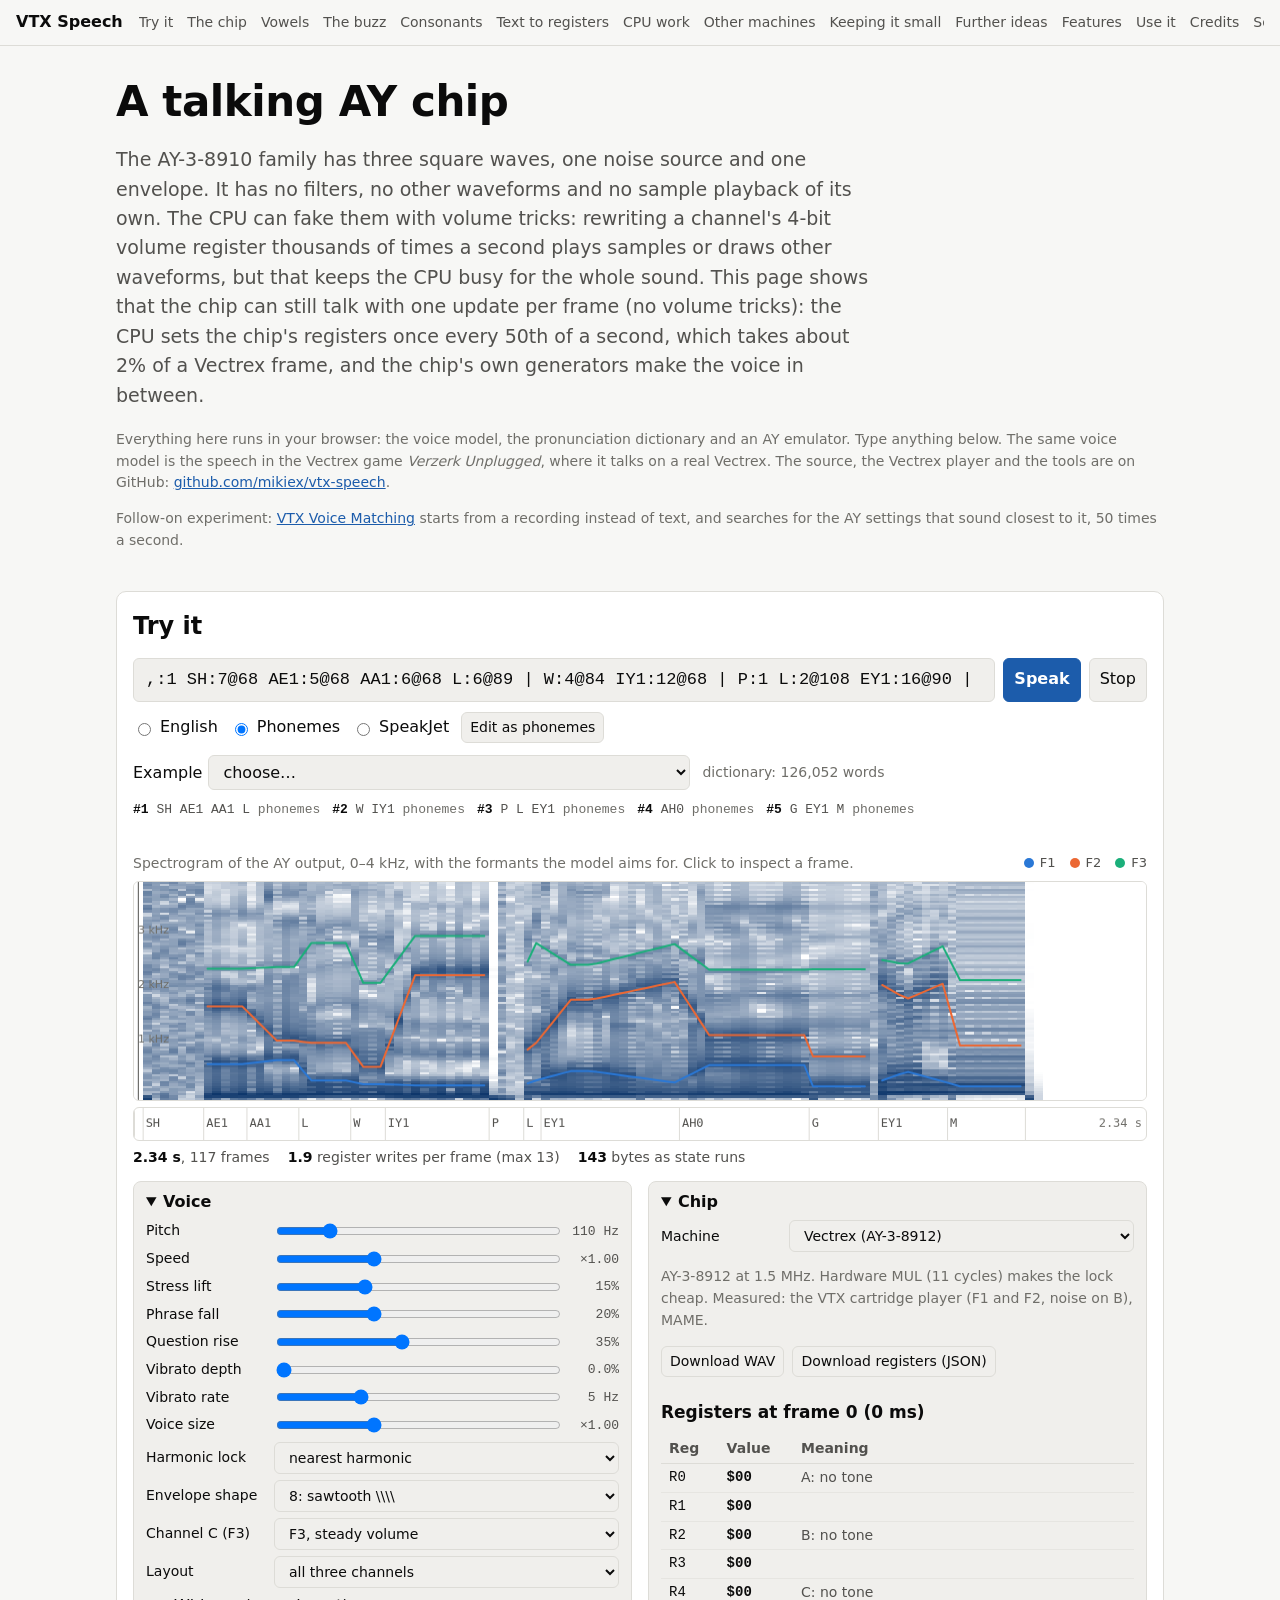
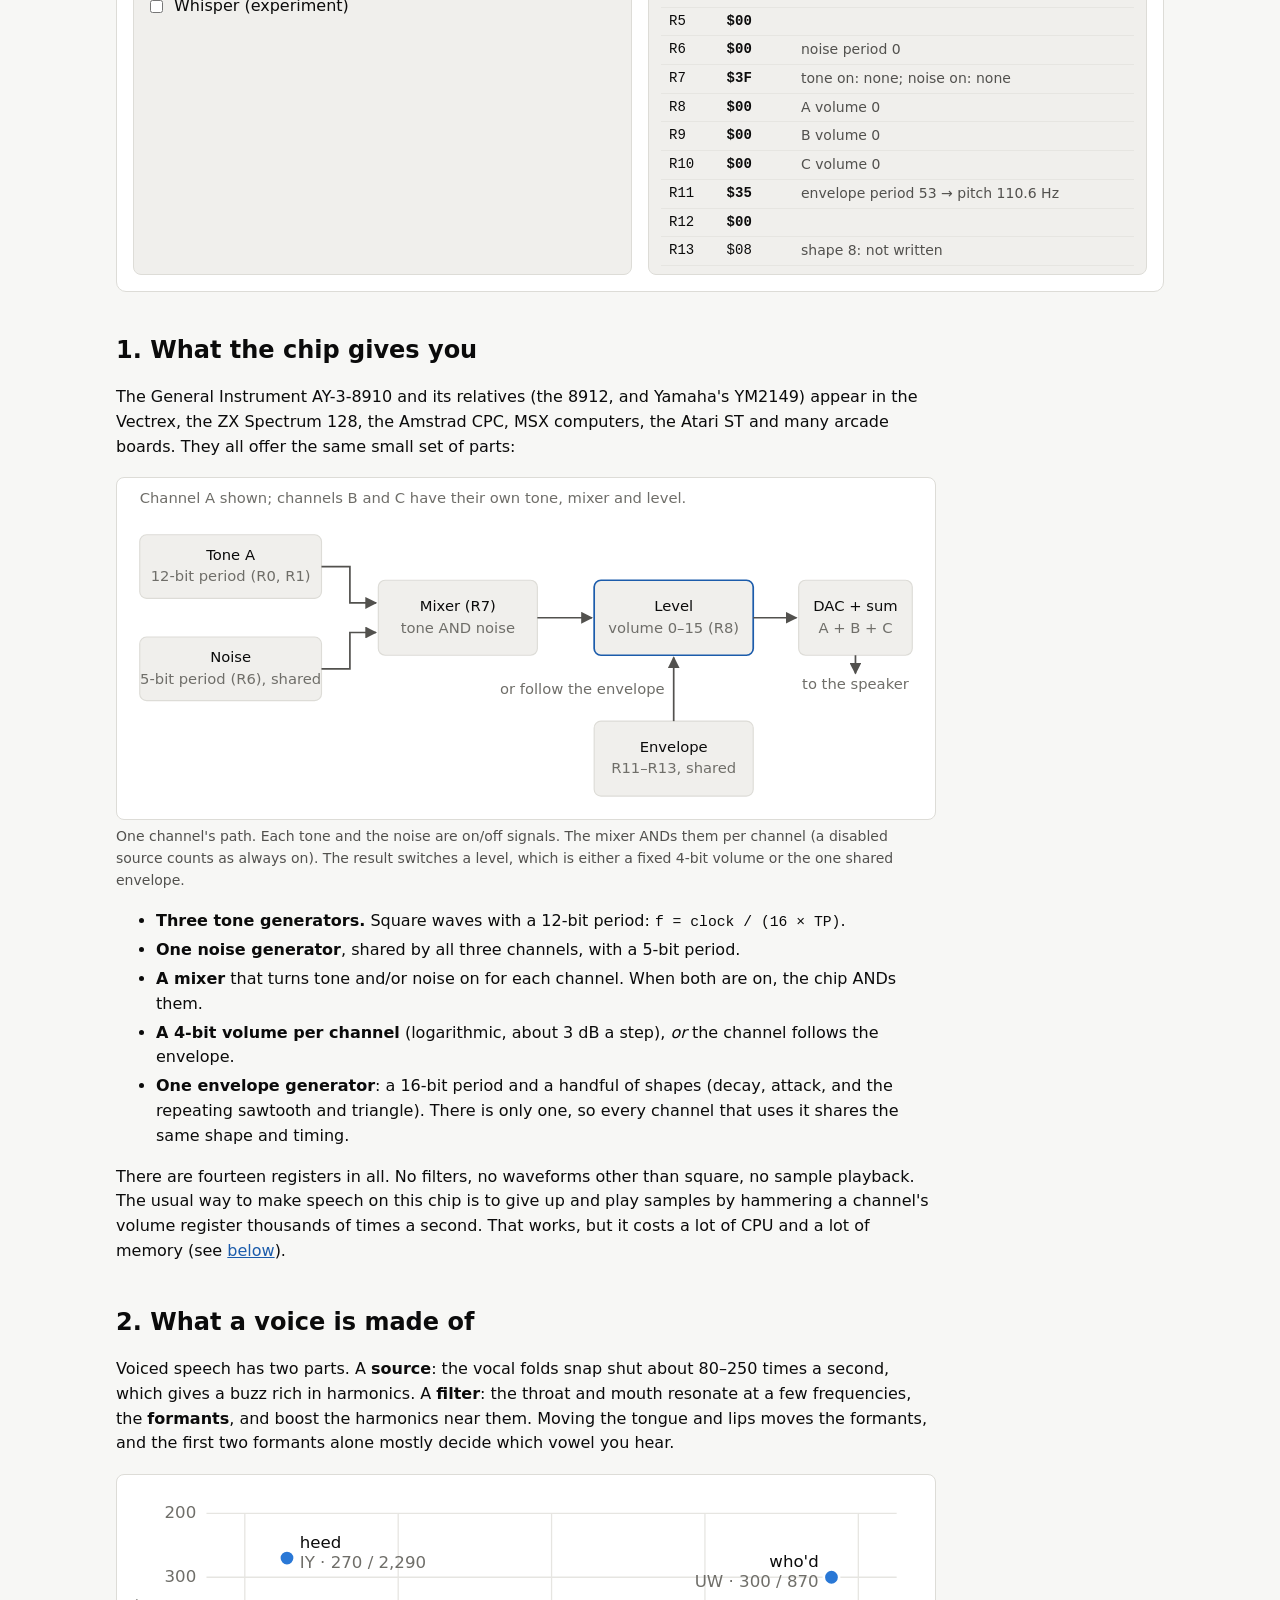
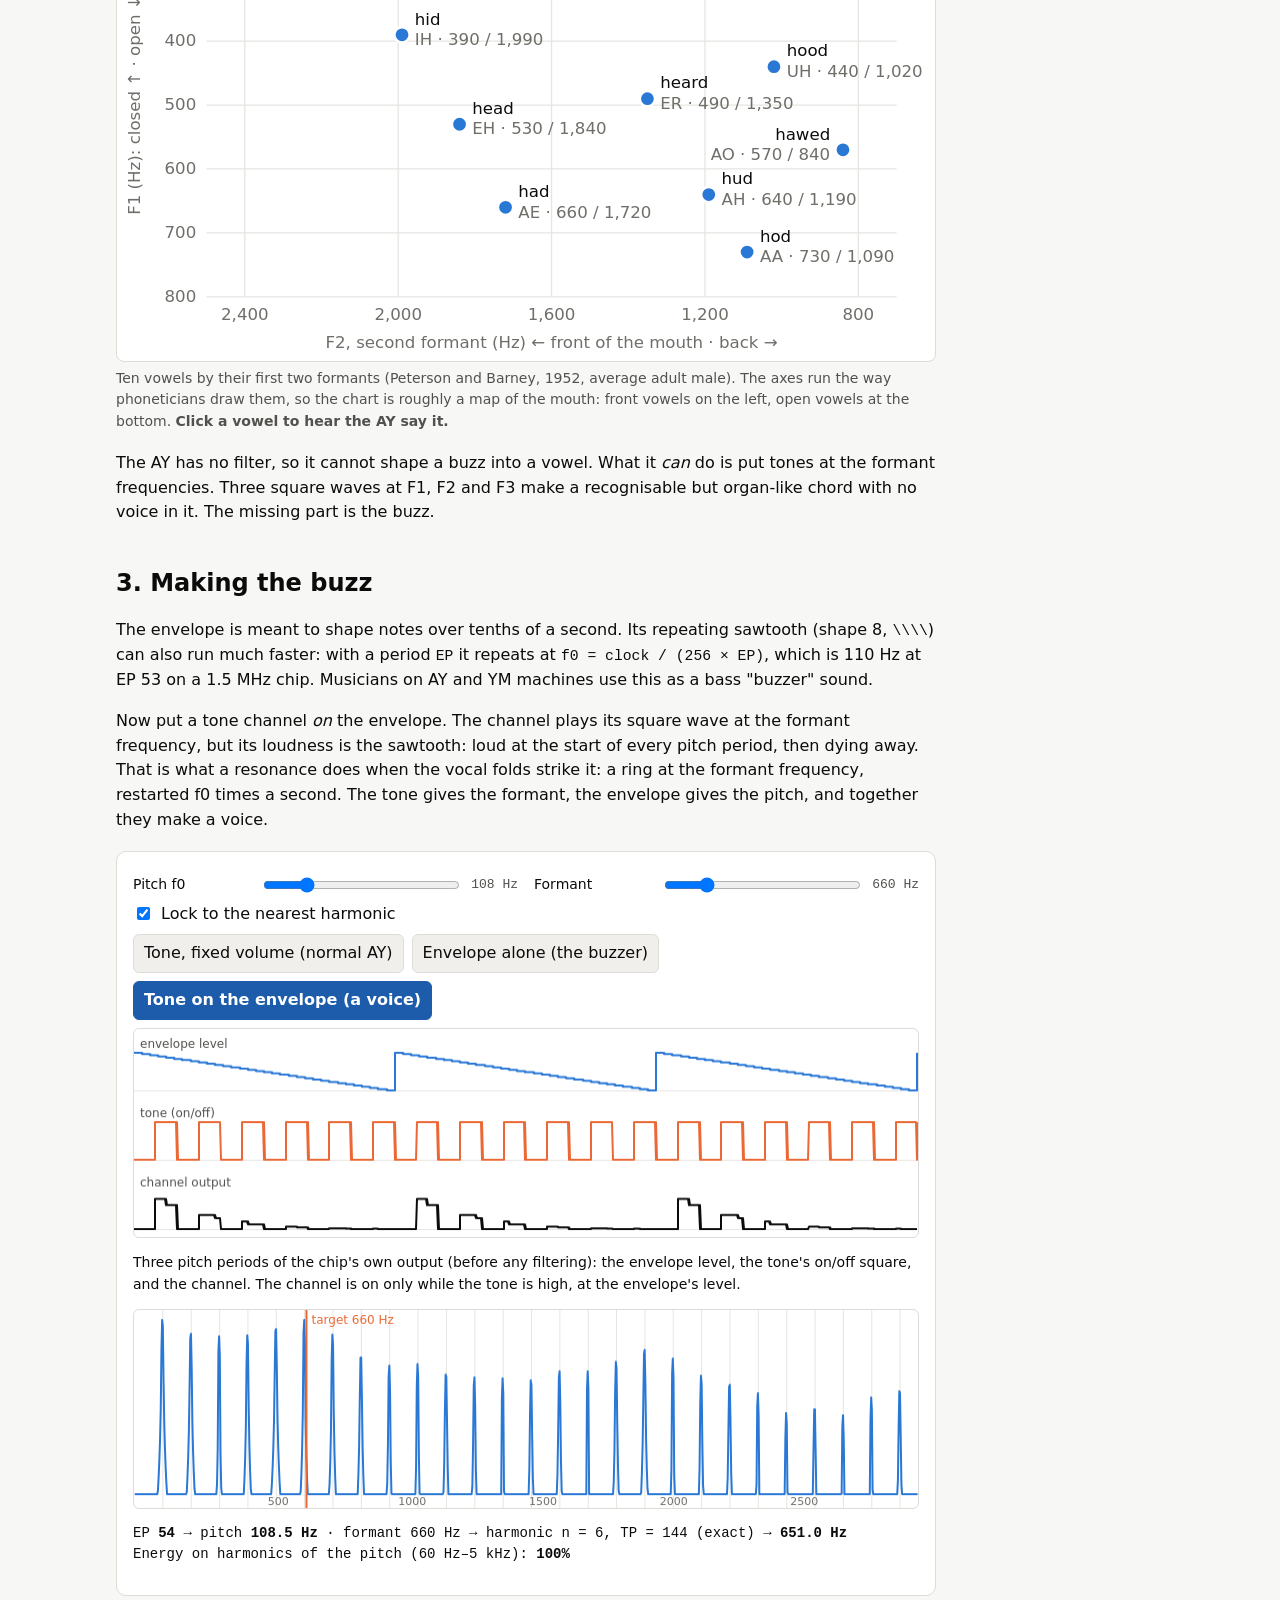
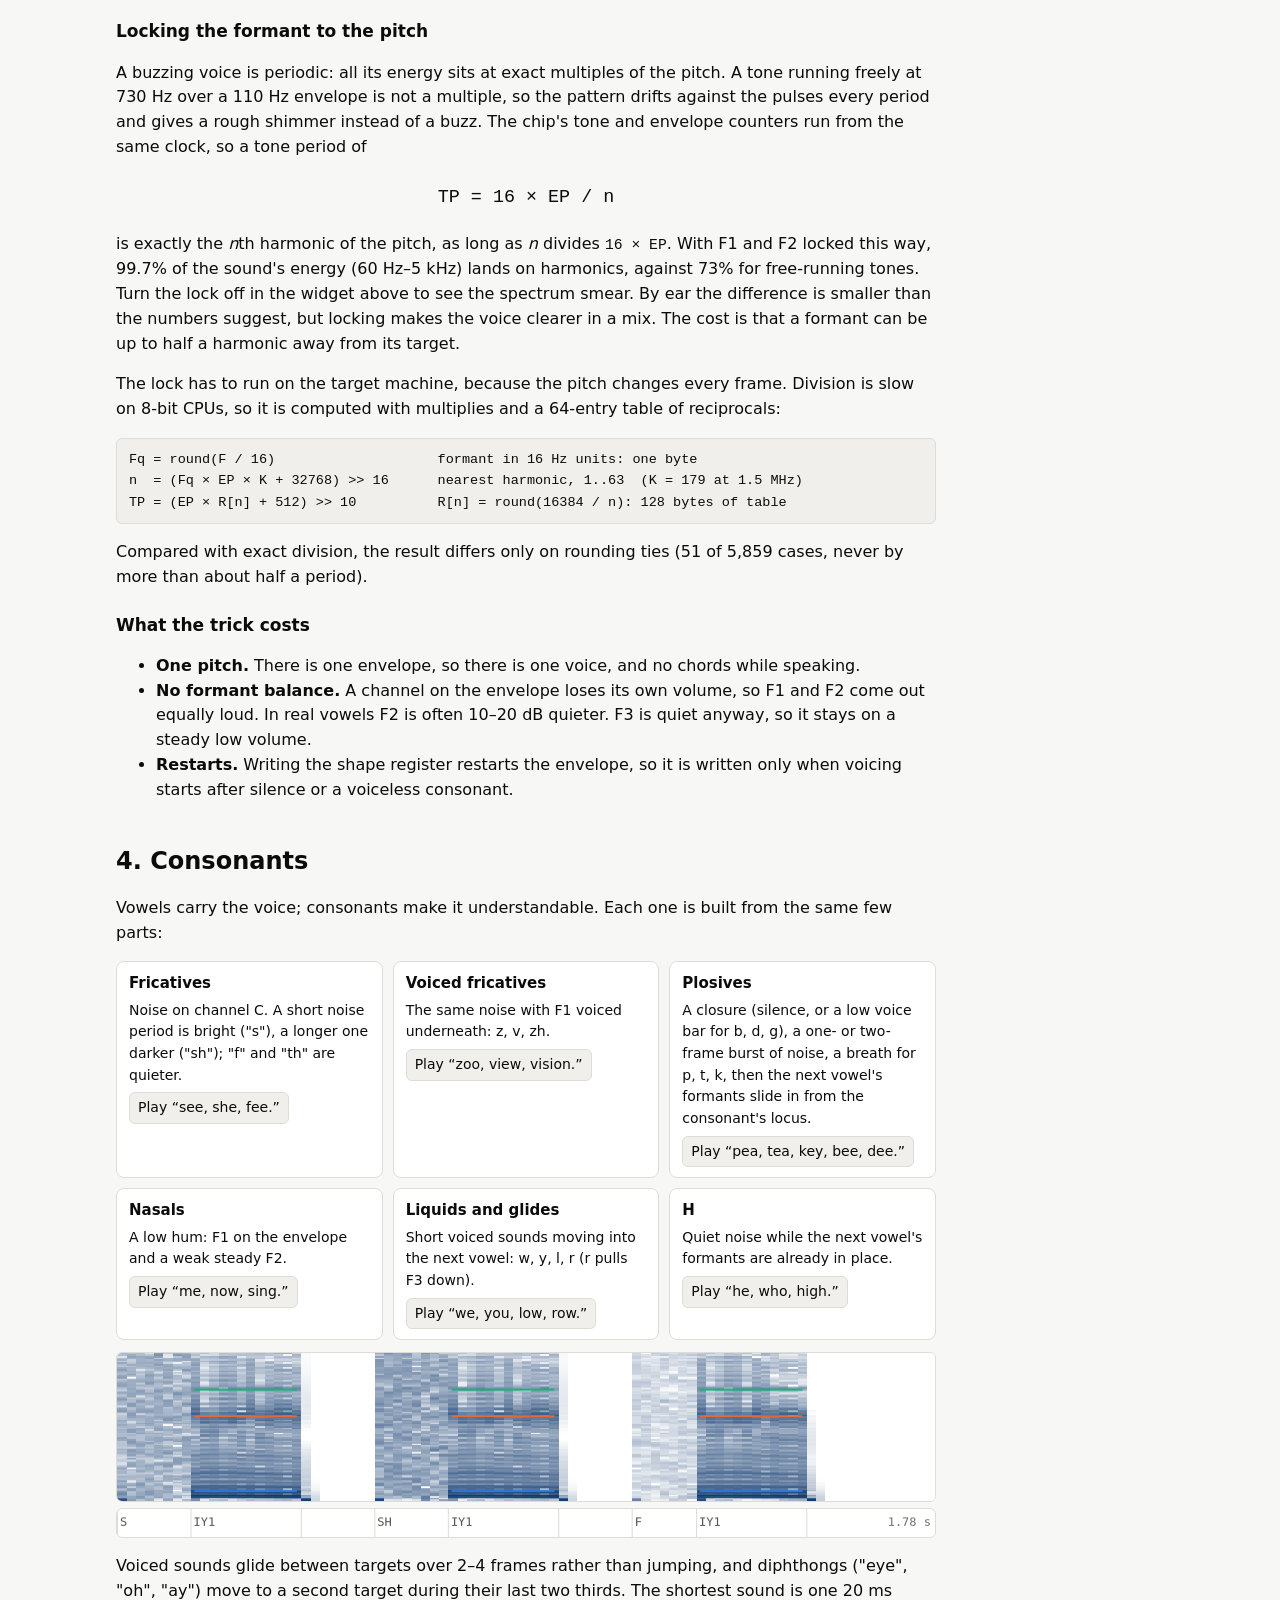
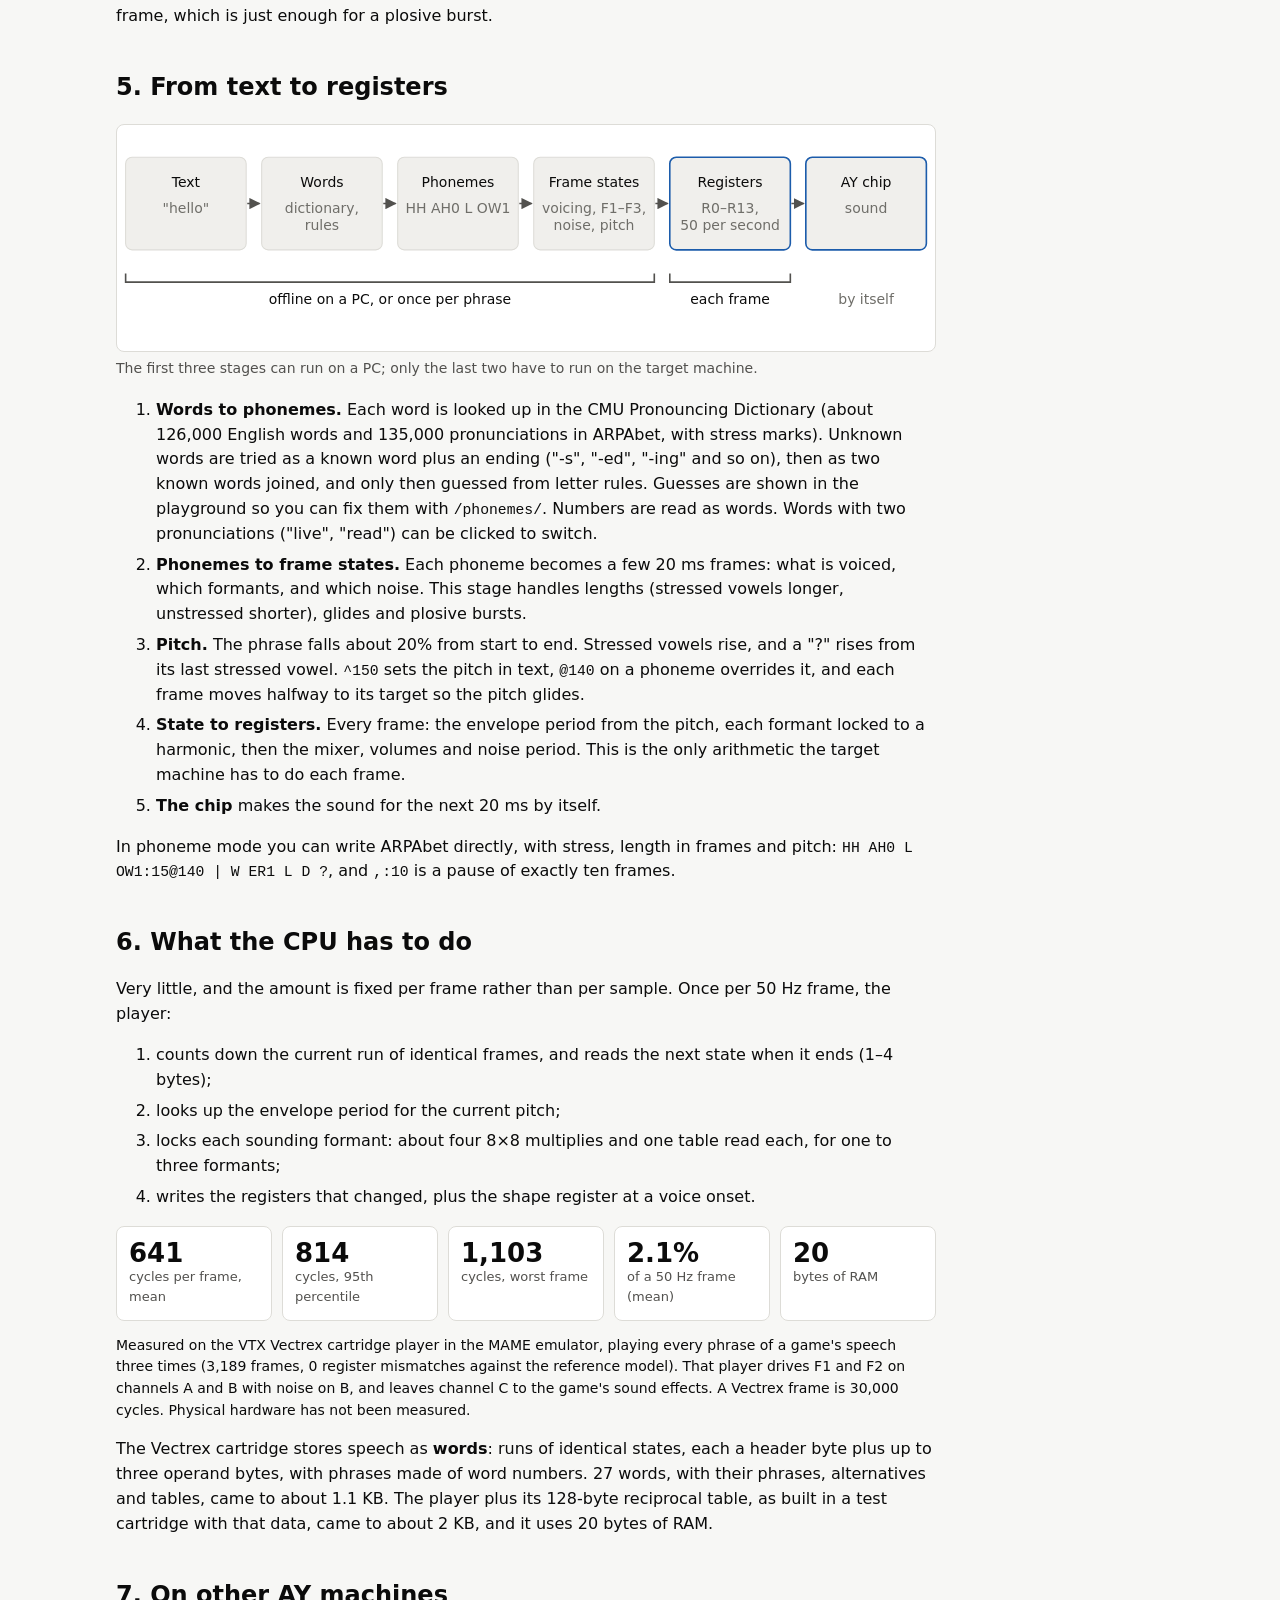
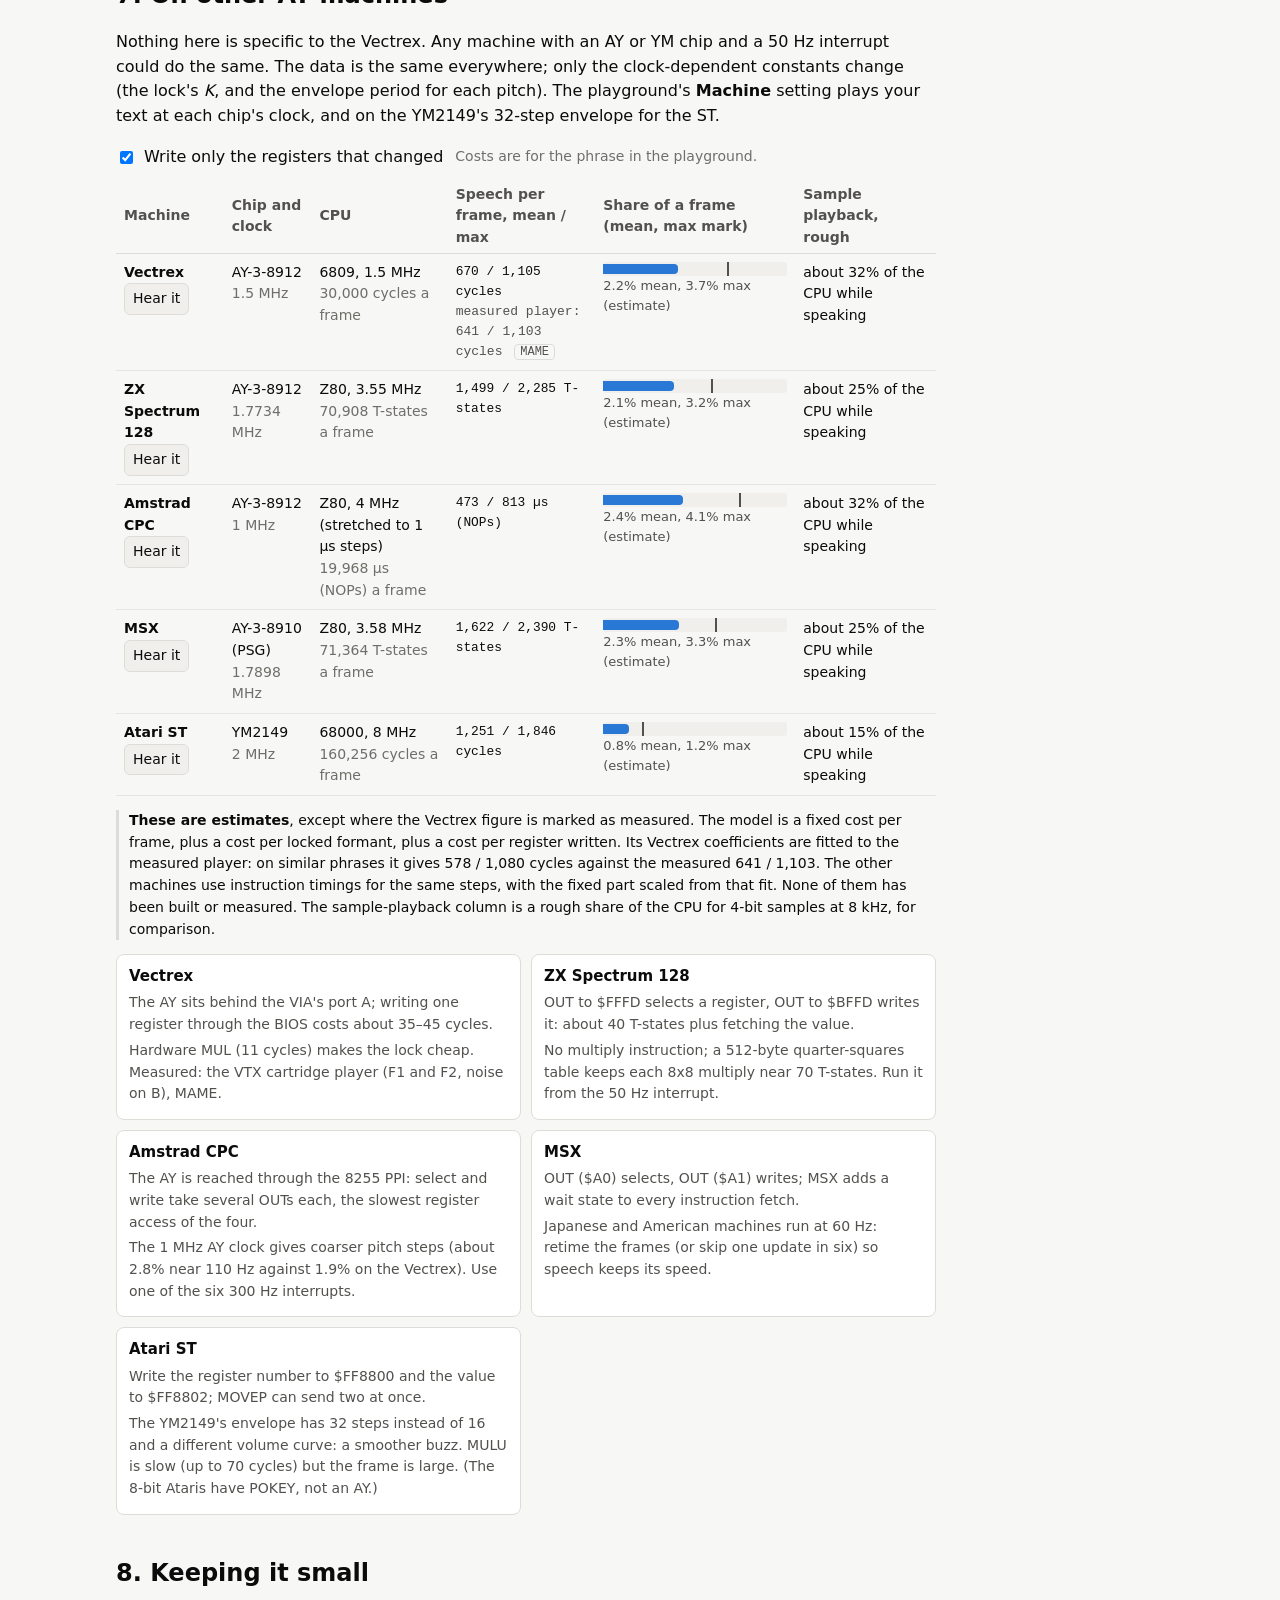
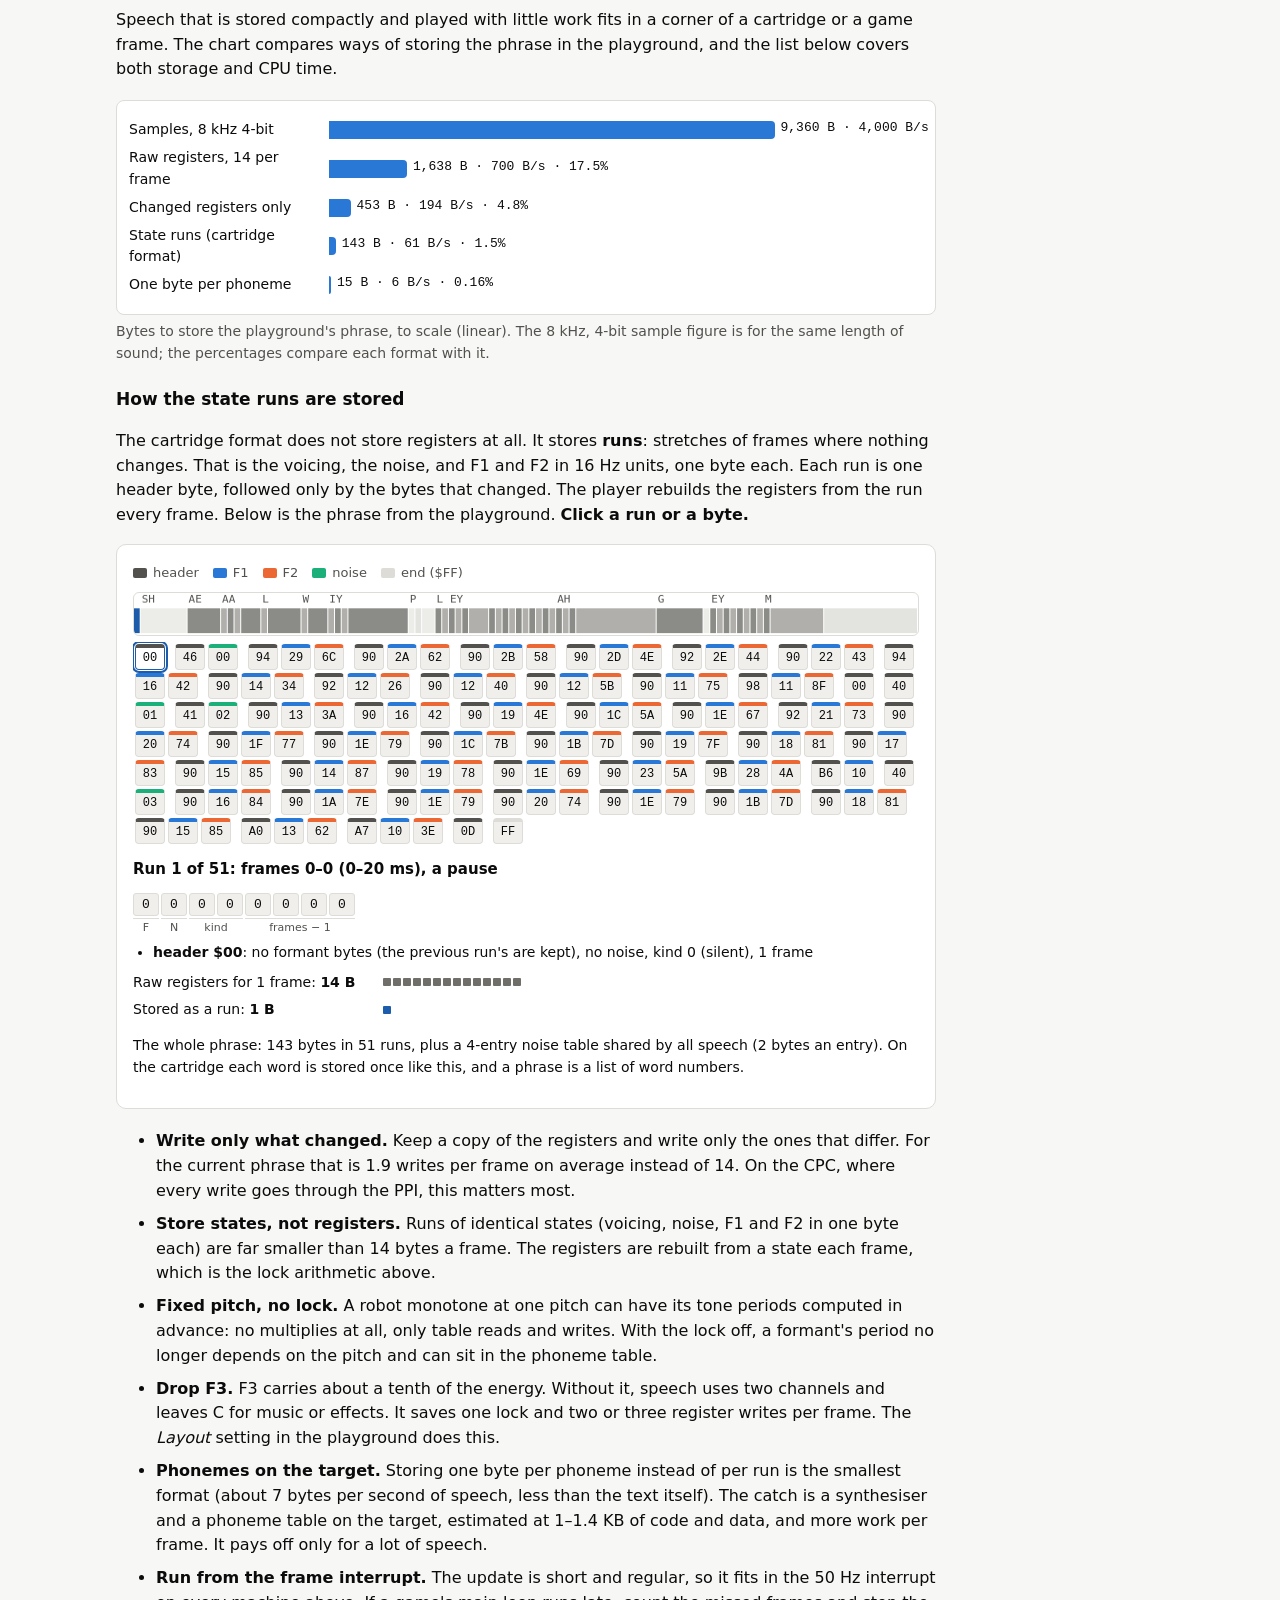
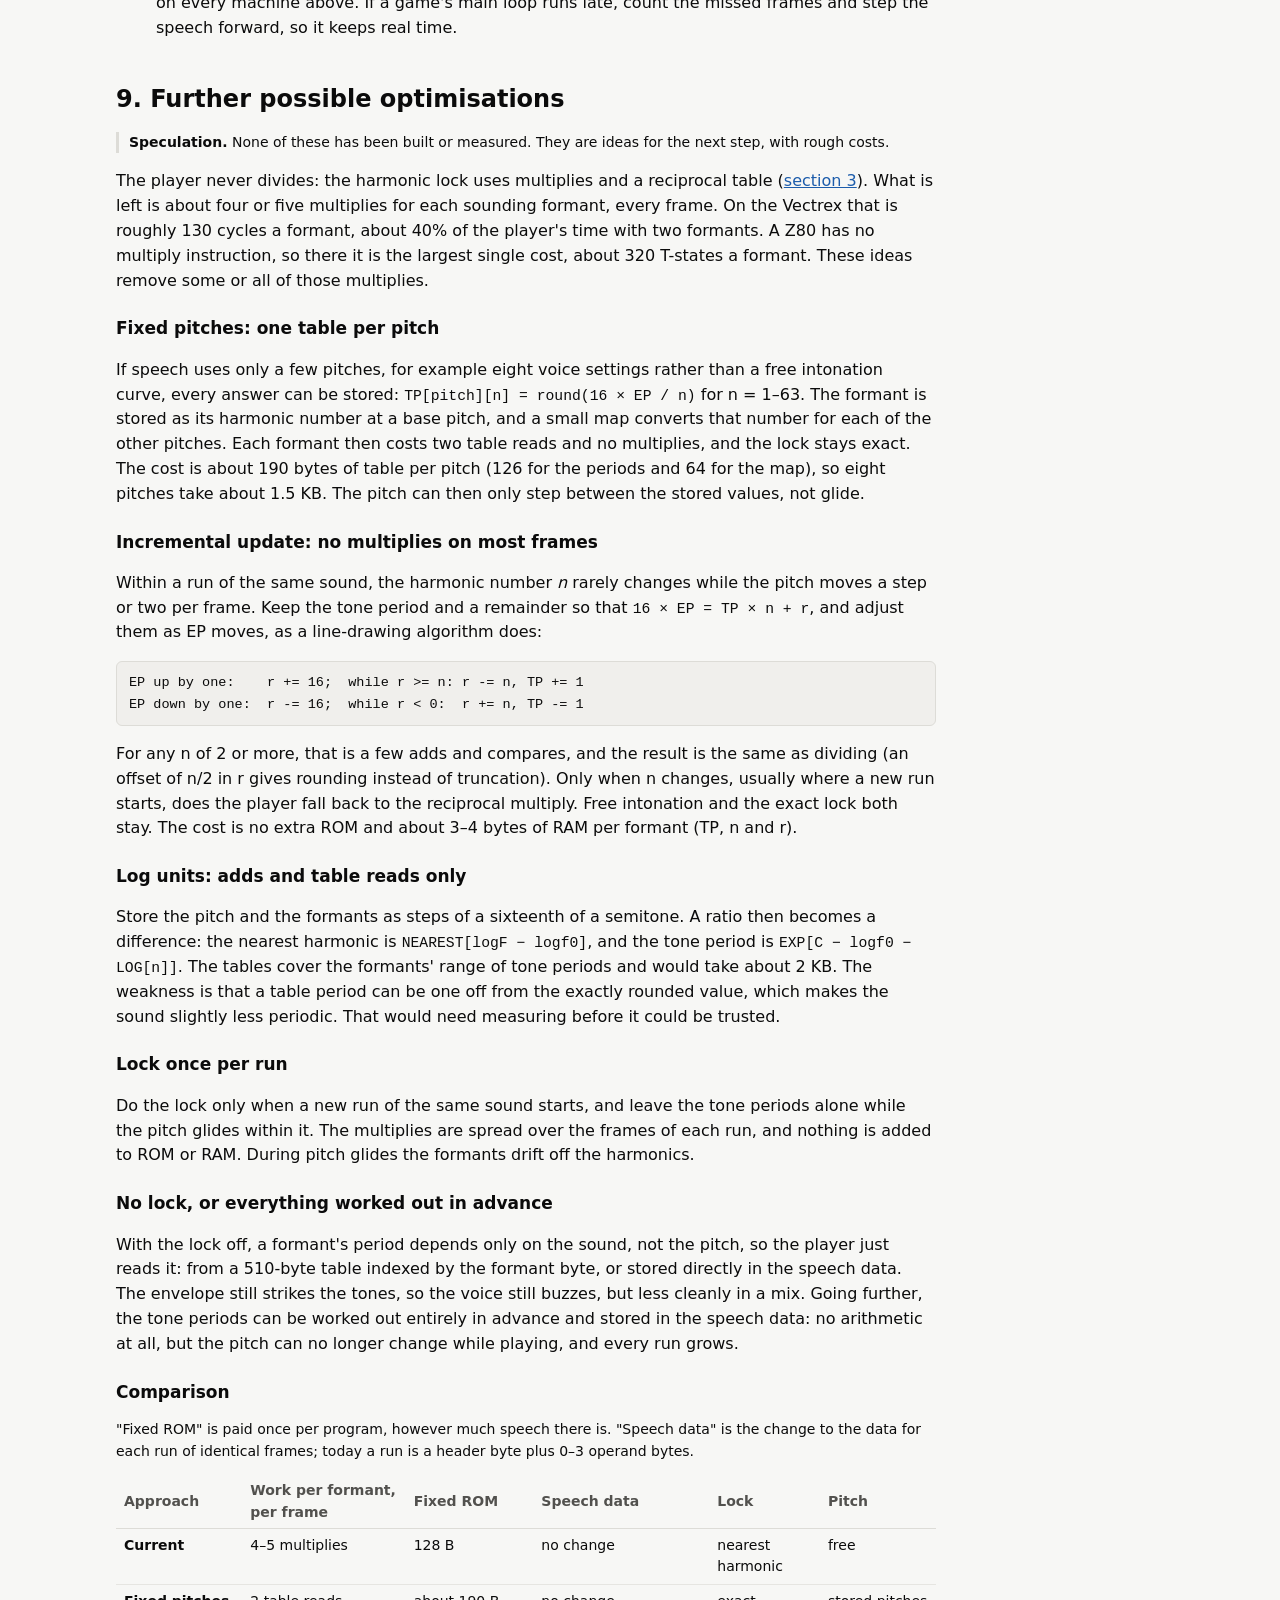
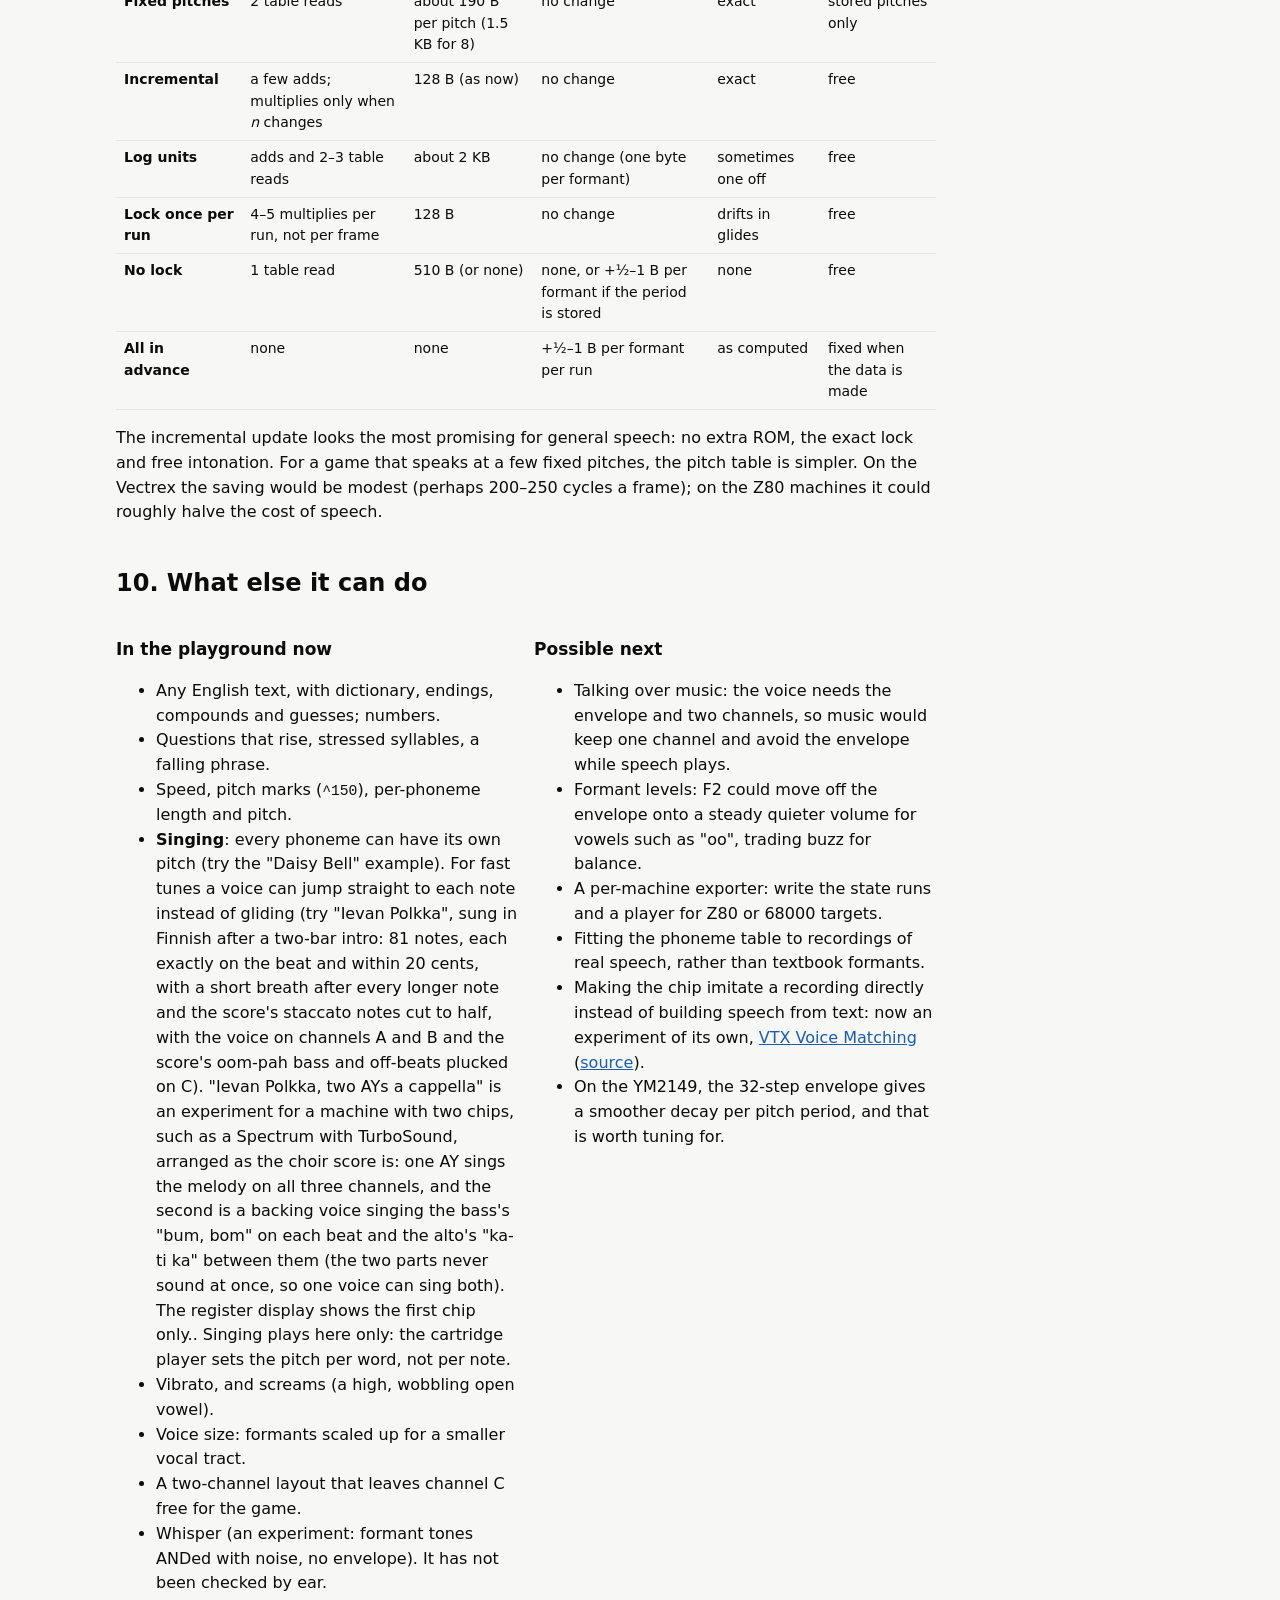
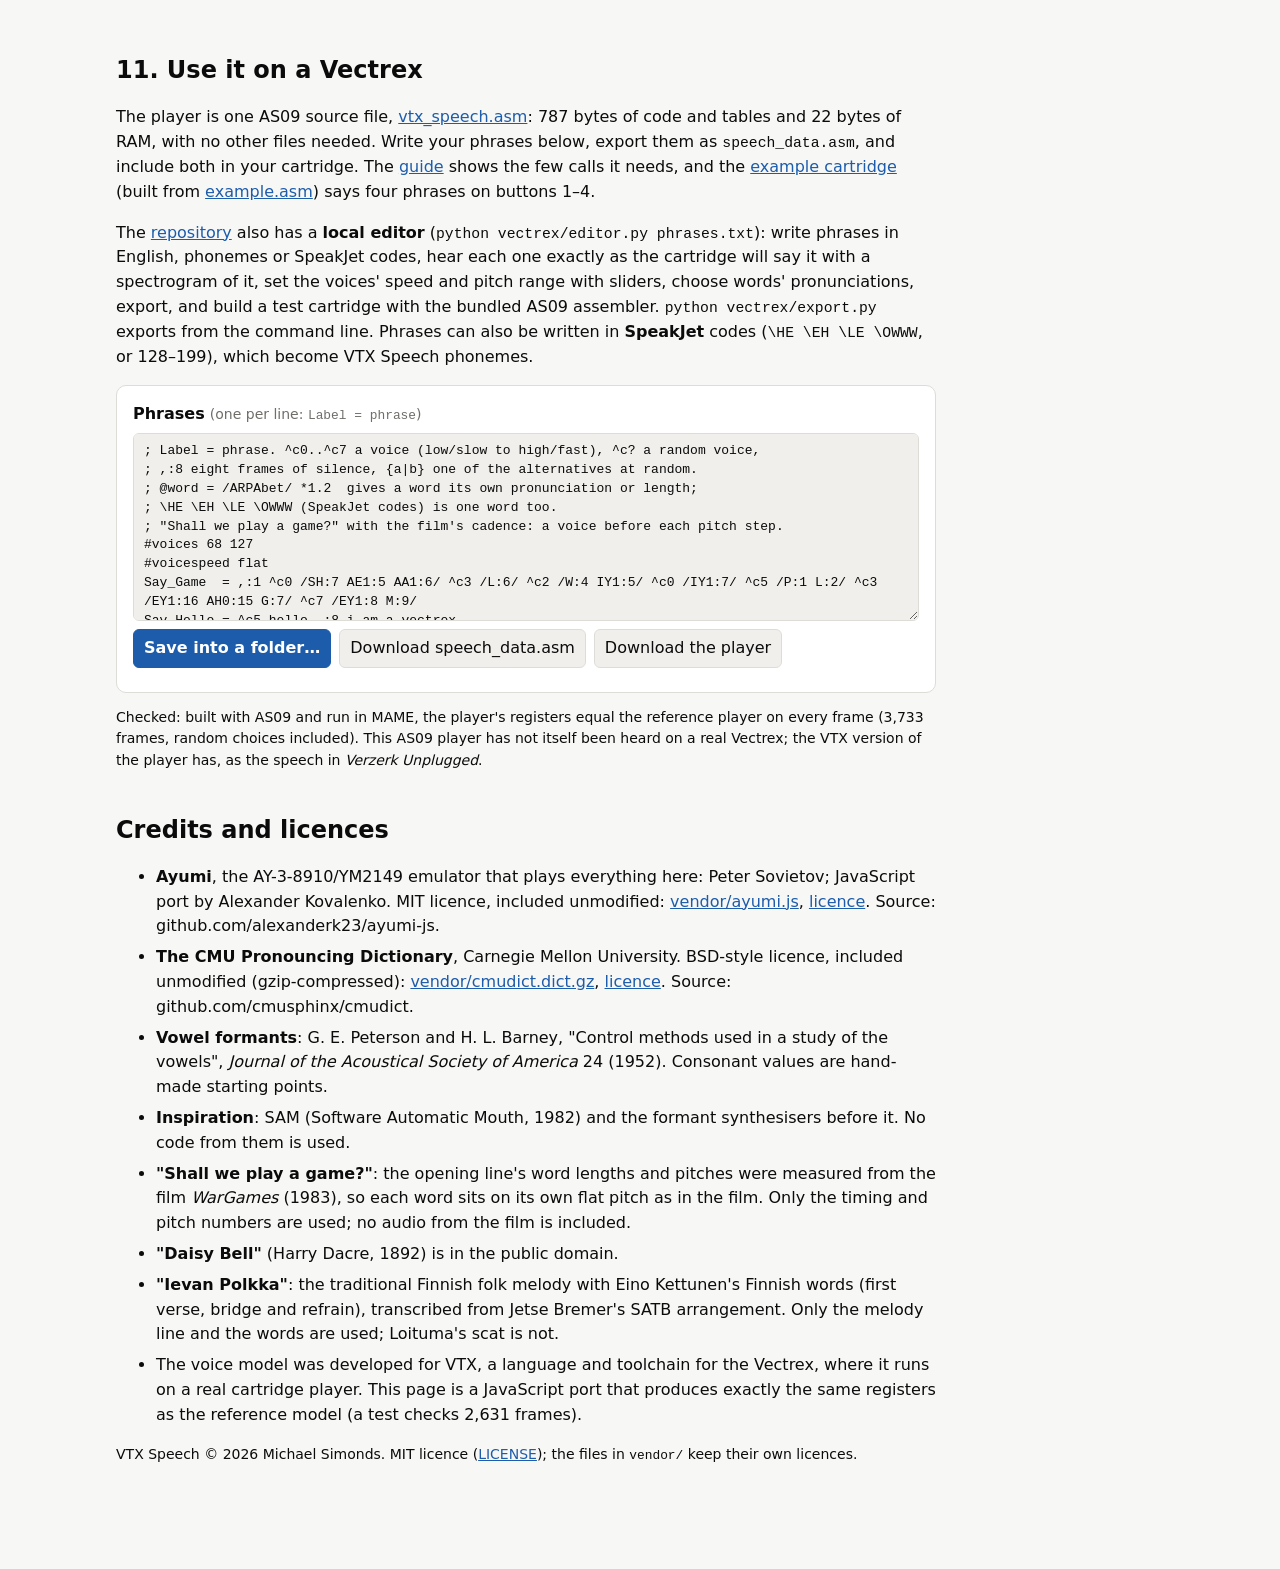
<file: index.html>
<!doctype html>
<html lang="en">
<head>
<meta charset="utf-8">
<meta name="viewport" content="width=device-width, initial-scale=1">
<title>VTX Speech</title>
<meta name="description" content="Speech from an AY-3-8910 sound chip's own tone, noise and envelope generators: no samples, one register update per 50 Hz frame. An interactive explainer with a live playground.">
<link rel="icon" href="data:image/svg+xml,%3Csvg xmlns=%22http://www.w3.org/2000/svg%22 viewBox=%220 0 16 16%22%3E%3Cpath d=%22M1 8h2l1-5 2 10 2-8 2 6 1-3h4%22 fill=%22none%22 stroke=%22%232a78d6%22 stroke-width=%221.6%22/%3E%3C/svg%3E">
<link rel="stylesheet" href="css/site.css">
</head>
<body>
<header class="top">
  <a class="brand" href="#">VTX Speech</a>
  <nav>
    <a href="#try">Try it</a>
    <a href="#chip">The chip</a>
    <a href="#vowels">Vowels</a>
    <a href="#buzz">The buzz</a>
    <a href="#consonants">Consonants</a>
    <a href="#pipeline">Text to registers</a>
    <a href="#cpu">CPU work</a>
    <a href="#machines">Other machines</a>
    <a href="#small">Keeping it small</a>
    <a href="#further">Further ideas</a>
    <a href="#features">Features</a>
    <a href="#vectrex">Use it</a>
    <a href="#credits">Credits</a>
    <a href="https://github.com/mikiex/vtx-speech">Source on GitHub</a>
    <a href="https://mikiex.github.io/vtx-voice-matching/">Voice matching</a>
  </nav>
</header>

<main>
<section class="hero">
  <h1>A talking AY chip</h1>
  <p class="lede">The AY-3-8910 family has three square waves, one noise source and one envelope. It has no filters, no other waveforms and no sample playback of its own. The CPU can fake them with volume tricks: rewriting a channel's 4-bit volume register thousands of times a second plays samples or draws other waveforms, but that keeps the CPU busy for the whole sound. This page shows that the chip can still talk with one update per frame (no volume tricks): the CPU sets the chip's registers once every 50th of a second, which takes about 2% of a Vectrex frame, and the chip's own generators make the voice in between.</p>
  <p class="dim">Everything here runs in your browser: the voice model, the pronunciation dictionary and an AY emulator. Type anything below. The same voice model is the speech in the Vectrex game <i>Verzerk Unplugged</i>, where it talks on a real Vectrex. The source, the Vectrex player and the tools are on GitHub: <a href="https://github.com/mikiex/vtx-speech">github.com/mikiex/vtx-speech</a>.</p>
  <p class="dim">Follow-on experiment: <a href="https://mikiex.github.io/vtx-voice-matching/">VTX Voice Matching</a> starts from a recording instead of text, and searches for the AY settings that sound closest to it, 50 times a second.</p>
</section>

<!-- ===================================================== playground -->
<section id="try" class="panel playground">
  <h2>Try it</h2>
  <div class="say-row">
    <input id="say" type="text" spellcheck="false" aria-label="Text to say" value=",:1 SH:7@68 AE1:5@68 AA1:6@68 L:6@89 | W:4@84 IY1:12@68 | P:1 L:2@108 EY1:16@90 | AH0:15@90 | G:7@90 EY1:8@125 M:9@127 ?">
    <button id="speak" class="primary" title="Enter">Speak</button>
    <button id="stop" title="Stop">Stop</button>
  </div>
  <div class="row wrap">
    <label class="inline"><input type="radio" name="mode" value="text"> English</label>
    <label class="inline"><input type="radio" name="mode" value="phonemes" checked> Phonemes</label>
    <label class="inline" title="SpeakJet allophone codes: \HE \EH \LE \OWWW, or numbers 128-199"><input type="radio" name="mode" value="speakjet"> SpeakJet</label>
    <button id="toPhonemes" class="small">Edit as phonemes</button>
    <label class="inline">Example
      <select id="preset">
        <option value="">choose…</option>
      </select>
    </label>
    <span id="dictStatus" class="dim"></span>
  </div>
  <div id="pronounced" class="pronounced" aria-live="polite"></div>
  <div id="error" class="error" role="alert"></div>

  <div class="viz">
    <div class="viz-head">
      <span class="dim">Spectrogram of the AY output, 0–4 kHz, with the formants the model aims for. Click to inspect a frame.</span>
      <span class="legend">
        <span><i class="key s1"></i>F1</span><span><i class="key s2"></i>F2</span><span><i class="key s3"></i>F3</span>
      </span>
    </div>
    <canvas id="spectro" height="220" aria-label="Spectrogram"></canvas>
    <canvas id="strip" height="34" aria-label="Phonemes over time"></canvas>
    <div id="stats" class="stats"></div>
  </div>

  <div class="two">
    <details class="voice" open>
      <summary>Voice</summary>
      <div class="controls">
        <label>Pitch <input id="pitch" type="range" min="50" max="400" value="110"> <output for="pitch"></output></label>
        <label>Speed <input id="rate" type="range" min="0.5" max="2" step="0.05" value="1"> <output for="rate"></output></label>
        <label>Stress lift <input id="stress" type="range" min="0" max="0.5" step="0.01" value="0.15"> <output for="stress"></output></label>
        <label>Phrase fall <input id="fall" type="range" min="0" max="0.6" step="0.01" value="0.2"> <output for="fall"></output></label>
        <label>Question rise <input id="question" type="range" min="0" max="0.8" step="0.01" value="0.35"> <output for="question"></output></label>
        <label>Vibrato depth <input id="vdepth" type="range" min="0" max="0.1" step="0.005" value="0"> <output for="vdepth"></output></label>
        <label>Vibrato rate <input id="vrate" type="range" min="1" max="15" step="0.5" value="5"> <output for="vrate"></output></label>
        <label>Voice size <input id="fscale" type="range" min="0.8" max="1.4" step="0.01" value="1"> <output for="fscale"></output></label>
        <label>Harmonic lock
          <select id="lock"><option value="nearest">nearest harmonic</option><option value="off">off (free formants)</option></select></label>
        <label>Envelope shape
          <select id="shape"><option value="8">8: sawtooth \\\\</option><option value="12">12: sawtooth ////</option><option value="10">10: triangle \/\/</option><option value="14">14: triangle /\/\</option></select></label>
        <label>Channel C (F3)
          <select id="f3"><option value="level">F3, steady volume</option><option value="env">F3 on the envelope</option><option value="off">off</option></select></label>
        <label>Layout
          <select id="layout"><option value="full">all three channels</option><option value="shared">A and B only (C free for the game)</option></select></label>
        <label class="check"><input id="whisper" type="checkbox"> Whisper (experiment)</label>
      </div>
    </details>
    <details class="chipbox" open>
      <summary>Chip</summary>
      <div class="controls">
        <label>Machine <select id="machine"></select></label>
        <p id="machineNote" class="dim"></p>
        <div class="buttons">
          <button id="wav" class="small">Download WAV</button>
          <button id="regsOut" class="small">Download registers (JSON)</button>
        </div>
      </div>
      <h3>Registers at frame <span id="frameNo">0</span></h3>
      <table class="regs" id="regs"><thead><tr><th>Reg</th><th>Value</th><th>Meaning</th></tr></thead><tbody></tbody></table>
    </details>
  </div>
</section>

<!-- ===================================================== the chip -->
<section id="chip" class="prose">
  <h2>1. What the chip gives you</h2>
  <p>The General Instrument AY-3-8910 and its relatives (the 8912, and Yamaha's YM2149) appear in the Vectrex, the ZX Spectrum 128, the Amstrad CPC, MSX computers, the Atari ST and many arcade boards. They all offer the same small set of parts:</p>
  <figure class="diagram">
    <svg id="chipDiagram" viewBox="0 0 720 300" role="img" aria-labelledby="chipTitle">
      <title id="chipTitle">AY block diagram: three tone generators and one noise generator feed a per-channel AND mixer; each channel's level is a fixed 4-bit volume or the shared envelope; the three outputs are summed.</title>
    </svg>
    <figcaption>One channel's path. Each tone and the noise are on/off signals. The mixer ANDs them per channel (a disabled source counts as always on). The result switches a level, which is either a fixed 4-bit volume or the one shared envelope.</figcaption>
  </figure>
  <ul class="facts">
    <li><b>Three tone generators.</b> Square waves with a 12-bit period: <code>f = clock / (16 × TP)</code>.</li>
    <li><b>One noise generator</b>, shared by all three channels, with a 5-bit period.</li>
    <li><b>A mixer</b> that turns tone and/or noise on for each channel. When both are on, the chip ANDs them.</li>
    <li><b>A 4-bit volume per channel</b> (logarithmic, about 3 dB a step), <em>or</em> the channel follows the envelope.</li>
    <li><b>One envelope generator</b>: a 16-bit period and a handful of shapes (decay, attack, and the repeating sawtooth and triangle). There is only one, so every channel that uses it shares the same shape and timing.</li>
  </ul>
  <p>There are fourteen registers in all. No filters, no waveforms other than square, no sample playback. The usual way to make speech on this chip is to give up and play samples by hammering a channel's volume register thousands of times a second. That works, but it costs a lot of CPU and a lot of memory (see <a href="#small">below</a>).</p>
</section>

<!-- ===================================================== vowels -->
<section id="vowels" class="prose">
  <h2>2. What a voice is made of</h2>
  <p>Voiced speech has two parts. A <b>source</b>: the vocal folds snap shut about 80–250 times a second, which gives a buzz rich in harmonics. A <b>filter</b>: the throat and mouth resonate at a few frequencies, the <b>formants</b>, and boost the harmonics near them. Moving the tongue and lips moves the formants, and the first two formants alone mostly decide which vowel you hear.</p>
  <figure class="chart">
    <svg id="vowelChart" viewBox="0 0 640 380" role="img" aria-labelledby="vowelTitle"><title id="vowelTitle">The ten English vowels by first and second formant</title></svg>
    <figcaption>Ten vowels by their first two formants (Peterson and Barney, 1952, average adult male). The axes run the way phoneticians draw them, so the chart is roughly a map of the mouth: front vowels on the left, open vowels at the bottom. <b>Click a vowel to hear the AY say it.</b></figcaption>
  </figure>
  <p>The AY has no filter, so it cannot shape a buzz into a vowel. What it <em>can</em> do is put tones at the formant frequencies. Three square waves at F1, F2 and F3 make a recognisable but organ-like chord with no voice in it. The missing part is the buzz.</p>
</section>

<!-- ===================================================== the buzz -->
<section id="buzz" class="prose">
  <h2>3. Making the buzz</h2>
  <p>The envelope is meant to shape notes over tenths of a second. Its repeating sawtooth (shape 8, <code>\\\\</code>) can also run much faster: with a period <code>EP</code> it repeats at <code>f0 = clock / (256 × EP)</code>, which is 110 Hz at EP 53 on a 1.5 MHz chip. Musicians on AY and YM machines use this as a bass "buzzer" sound.</p>
  <p>Now put a tone channel <em>on</em> the envelope. The channel plays its square wave at the formant frequency, but its loudness is the sawtooth: loud at the start of every pitch period, then dying away. That is what a resonance does when the vocal folds strike it: a ring at the formant frequency, restarted f0 times a second. The tone gives the formant, the envelope gives the pitch, and together they make a voice.</p>

  <div class="panel widget" id="buzzWidget">
    <div class="controls inline-controls">
      <label>Pitch f0 <input id="bzPitch" type="range" min="60" max="300" value="108"> <output for="bzPitch"></output></label>
      <label>Formant <input id="bzFormant" type="range" min="200" max="2600" step="10" value="660"> <output for="bzFormant"></output></label>
      <label class="check"><input id="bzLock" type="checkbox" checked> Lock to the nearest harmonic</label>
    </div>
    <div class="buttons">
      <button data-bz="tone">Tone, fixed volume (normal AY)</button>
      <button data-bz="env">Envelope alone (the buzzer)</button>
      <button data-bz="voice" class="primary">Tone on the envelope (a voice)</button>
    </div>
    <canvas id="bzTrace" height="210" aria-label="Envelope, tone and channel output over three pitch periods"></canvas>
    <p class="dim">Three pitch periods of the chip's own output (before any filtering): the envelope level, the tone's on/off square, and the channel. The channel is on only while the tone is high, at the envelope's level.</p>
    <canvas id="bzSpec" height="200" aria-label="Spectrum of one second of the sound"></canvas>
    <p id="bzReadout" class="readout"></p>
  </div>

  <h3>Locking the formant to the pitch</h3>
  <p>A buzzing voice is periodic: all its energy sits at exact multiples of the pitch. A tone running freely at 730 Hz over a 110 Hz envelope is not a multiple, so the pattern drifts against the pulses every period and gives a rough shimmer instead of a buzz. The chip's tone and envelope counters run from the same clock, so a tone period of</p>
  <p class="formula"><code>TP = 16 × EP / n</code></p>
  <p>is exactly the <i>n</i>th harmonic of the pitch, as long as <i>n</i> divides <code>16 × EP</code>. With F1 and F2 locked this way, 99.7% of the sound's energy (60 Hz–5 kHz) lands on harmonics, against 73% for free-running tones. Turn the lock off in the widget above to see the spectrum smear. By ear the difference is smaller than the numbers suggest, but locking makes the voice clearer in a mix. The cost is that a formant can be up to half a harmonic away from its target.</p>
  <p>The lock has to run on the target machine, because the pitch changes every frame. Division is slow on 8-bit CPUs, so it is computed with multiplies and a 64-entry table of reciprocals:</p>
<pre><code>Fq = round(F / 16)                    formant in 16 Hz units: one byte
n  = (Fq × EP × K + 32768) >> 16      nearest harmonic, 1..63  (K = 179 at 1.5 MHz)
TP = (EP × R[n] + 512) >> 10          R[n] = round(16384 / n): 128 bytes of table</code></pre>
  <p>Compared with exact division, the result differs only on rounding ties (51 of 5,859 cases, never by more than about half a period).</p>

  <h3>What the trick costs</h3>
  <ul>
    <li><b>One pitch.</b> There is one envelope, so there is one voice, and no chords while speaking.</li>
    <li><b>No formant balance.</b> A channel on the envelope loses its own volume, so F1 and F2 come out equally loud. In real vowels F2 is often 10–20 dB quieter. F3 is quiet anyway, so it stays on a steady low volume.</li>
    <li><b>Restarts.</b> Writing the shape register restarts the envelope, so it is written only when voicing starts after silence or a voiceless consonant.</li>
  </ul>
</section>

<!-- ===================================================== consonants -->
<section id="consonants" class="prose">
  <h2>4. Consonants</h2>
  <p>Vowels carry the voice; consonants make it understandable. Each one is built from the same few parts:</p>
  <div class="cards" id="consonantCards"></div>
  <canvas id="miniSpectro" height="150" aria-label="Spectrogram of the selected example"></canvas>
  <canvas id="miniStrip" height="30" aria-label="Phonemes of the selected example"></canvas>
  <p>Voiced sounds glide between targets over 2–4 frames rather than jumping, and diphthongs ("eye", "oh", "ay") move to a second target during their last two thirds. The shortest sound is one 20 ms frame, which is just enough for a plosive burst.</p>
</section>

<!-- ===================================================== pipeline -->
<section id="pipeline" class="prose">
  <h2>5. From text to registers</h2>
  <figure class="diagram">
    <svg id="pipeDiagram" viewBox="0 0 760 210" role="img" aria-labelledby="pipeTitle"><title id="pipeTitle">Pipeline: text, words, phonemes, frame states with pitch, registers, AY chip</title></svg>
    <figcaption>The first three stages can run on a PC; only the last two have to run on the target machine.</figcaption>
  </figure>
  <ol class="steps">
    <li><b>Words to phonemes.</b> Each word is looked up in the CMU Pronouncing Dictionary (about 126,000 English words and 135,000 pronunciations in ARPAbet, with stress marks). Unknown words are tried as a known word plus an ending ("-s", "-ed", "-ing" and so on), then as two known words joined, and only then guessed from letter rules. Guesses are shown in the playground so you can fix them with <code>/phonemes/</code>. Numbers are read as words. Words with two pronunciations ("live", "read") can be clicked to switch.</li>
    <li><b>Phonemes to frame states.</b> Each phoneme becomes a few 20 ms frames: what is voiced, which formants, and which noise. This stage handles lengths (stressed vowels longer, unstressed shorter), glides and plosive bursts.</li>
    <li><b>Pitch.</b> The phrase falls about 20% from start to end. Stressed vowels rise, and a "?" rises from its last stressed vowel. <code>^150</code> sets the pitch in text, <code>@140</code> on a phoneme overrides it, and each frame moves halfway to its target so the pitch glides.</li>
    <li><b>State to registers.</b> Every frame: the envelope period from the pitch, each formant locked to a harmonic, then the mixer, volumes and noise period. This is the only arithmetic the target machine has to do each frame.</li>
    <li><b>The chip</b> makes the sound for the next 20 ms by itself.</li>
  </ol>
  <p>In phoneme mode you can write ARPAbet directly, with stress, length in frames and pitch: <code>HH AH0 L OW1:15@140 | W ER1 L D ?</code>, and <code>,:10</code> is a pause of exactly ten frames.</p>
</section>

<!-- ===================================================== cpu -->
<section id="cpu" class="prose">
  <h2>6. What the CPU has to do</h2>
  <p>Very little, and the amount is fixed per frame rather than per sample. Once per 50 Hz frame, the player:</p>
  <ol class="steps">
    <li>counts down the current run of identical frames, and reads the next state when it ends (1–4 bytes);</li>
    <li>looks up the envelope period for the current pitch;</li>
    <li>locks each sounding formant: about four 8×8 multiplies and one table read each, for one to three formants;</li>
    <li>writes the registers that changed, plus the shape register at a voice onset.</li>
  </ol>
  <div class="tiles" id="vectrexTiles"></div>
  <p class="dim">Measured on the VTX Vectrex cartridge player in the MAME emulator, playing every phrase of a game's speech three times (3,189 frames, 0 register mismatches against the reference model). That player drives F1 and F2 on channels A and B with noise on B, and leaves channel C to the game's sound effects. A Vectrex frame is 30,000 cycles. Physical hardware has not been measured.</p>
  <p>The Vectrex cartridge stores speech as <b>words</b>: runs of identical states, each a header byte plus up to three operand bytes, with phrases made of word numbers. 27 words, with their phrases, alternatives and tables, came to about 1.1 KB. The player plus its 128-byte reciprocal table, as built in a test cartridge with that data, came to about 2 KB, and it uses 20 bytes of RAM.</p>
</section>

<!-- ===================================================== other machines -->
<section id="machines" class="prose">
  <h2>7. On other AY machines</h2>
  <p>Nothing here is specific to the Vectrex. Any machine with an AY or YM chip and a 50 Hz interrupt could do the same. The data is the same everywhere; only the clock-dependent constants change (the lock's <i>K</i>, and the envelope period for each pitch). The playground's <b>Machine</b> setting plays your text at each chip's clock, and on the YM2149's 32-step envelope for the ST.</p>
  <div class="row wrap">
    <label class="check"><input id="changedOnly" type="checkbox" checked> Write only the registers that changed</label>
    <span class="dim">Costs are for the phrase in the playground.</span>
  </div>
  <div class="tablewrap">
    <table class="machines" id="machineTable">
      <thead><tr><th>Machine</th><th>Chip and clock</th><th>CPU</th><th>Speech per frame, mean / max</th><th class="barcol">Share of a frame (mean, max mark)</th><th>Sample playback, rough</th></tr></thead>
      <tbody></tbody>
    </table>
  </div>
  <p class="note"><b>These are estimates</b>, except where the Vectrex figure is marked as measured. The model is a fixed cost per frame, plus a cost per locked formant, plus a cost per register written. Its Vectrex coefficients are fitted to the measured player: on similar phrases it gives 578 / 1,080 cycles against the measured 641 / 1,103. The other machines use instruction timings for the same steps, with the fixed part scaled from that fit. None of them has been built or measured. The sample-playback column is a rough share of the CPU for 4-bit samples at 8 kHz, for comparison.</p>
  <div id="machineNotes" class="machine-notes"></div>
</section>

<!-- ===================================================== keeping it small -->
<section id="small" class="prose">
  <h2>8. Keeping it small</h2>
  <p>Speech that is stored compactly and played with little work fits in a corner of a cartridge or a game frame. The chart compares ways of storing the phrase in the playground, and the list below covers both storage and CPU time.</p>
  <figure class="chart">
    <div id="storageChart" class="hbars" role="img" aria-label="Bytes needed to store the playground phrase in five formats"></div>
    <figcaption>Bytes to store the playground's phrase, to scale (linear). The 8 kHz, 4-bit sample figure is for the same length of sound; the percentages compare each format with it.</figcaption>
  </figure>

  <h3>How the state runs are stored</h3>
  <p>The cartridge format does not store registers at all. It stores <b>runs</b>: stretches of frames where nothing changes. That is the voicing, the noise, and F1 and F2 in 16 Hz units, one byte each. Each run is one header byte, followed only by the bytes that changed. The player rebuilds the registers from the run every frame. Below is the phrase from the playground. <b>Click a run or a byte.</b></p>
  <div class="panel bytemap">
    <div class="legend">
      <span><i class="bkey header"></i>header</span><span><i class="bkey f1"></i>F1</span><span><i class="bkey f2"></i>F2</span>
      <span><i class="bkey noise"></i>noise</span><span><i class="bkey end"></i>end ($FF)</span>
    </div>
    <canvas id="runStrip" height="44" aria-label="Runs of identical frames over time; click one"></canvas>
    <div id="byteGrid" class="bytegrid" aria-label="The stored bytes"></div>
    <div id="byteDetail" class="bytedetail" aria-live="polite"></div>
  </div>
  <ul class="ideas">
    <li><b>Write only what changed.</b> Keep a copy of the registers and write only the ones that differ. For the current phrase that is <span id="writesMean">–</span> writes per frame on average instead of 14. On the CPC, where every write goes through the PPI, this matters most.</li>
    <li><b>Store states, not registers.</b> Runs of identical states (voicing, noise, F1 and F2 in one byte each) are far smaller than 14 bytes a frame. The registers are rebuilt from a state each frame, which is the lock arithmetic above.</li>
    <li><b>Fixed pitch, no lock.</b> A robot monotone at one pitch can have its tone periods computed in advance: no multiplies at all, only table reads and writes. With the lock off, a formant's period no longer depends on the pitch and can sit in the phoneme table.</li>
    <li><b>Drop F3.</b> F3 carries about a tenth of the energy. Without it, speech uses two channels and leaves C for music or effects. It saves one lock and two or three register writes per frame. The <i>Layout</i> setting in the playground does this.</li>
    <li><b>Phonemes on the target.</b> Storing one byte per phoneme instead of per run is the smallest format (about 7 bytes per second of speech, less than the text itself). The catch is a synthesiser and a phoneme table on the target, estimated at 1–1.4 KB of code and data, and more work per frame. It pays off only for a lot of speech.</li>
    <li><b>Run from the frame interrupt.</b> The update is short and regular, so it fits in the 50 Hz interrupt on every machine above. If a game's main loop runs late, count the missed frames and step the speech forward, so it keeps real time.</li>
  </ul>
</section>

<!-- ===================================================== further optimisations -->
<section id="further" class="prose">
  <h2>9. Further possible optimisations</h2>
  <p class="note"><b>Speculation.</b> None of these has been built or measured. They are ideas for the next step, with rough costs.</p>
  <p>The player never divides: the harmonic lock uses multiplies and a reciprocal table (<a href="#buzz">section 3</a>). What is left is about four or five multiplies for each sounding formant, every frame. On the Vectrex that is roughly 130 cycles a formant, about 40% of the player's time with two formants. A Z80 has no multiply instruction, so there it is the largest single cost, about 320 T-states a formant. These ideas remove some or all of those multiplies.</p>

  <h3>Fixed pitches: one table per pitch</h3>
  <p>If speech uses only a few pitches, for example eight voice settings rather than a free intonation curve, every answer can be stored: <code>TP[pitch][n] = round(16 × EP / n)</code> for n = 1–63. The formant is stored as its harmonic number at a base pitch, and a small map converts that number for each of the other pitches. Each formant then costs two table reads and no multiplies, and the lock stays exact. The cost is about 190 bytes of table per pitch (126 for the periods and 64 for the map), so eight pitches take about 1.5 KB. The pitch can then only step between the stored values, not glide.</p>

  <h3>Incremental update: no multiplies on most frames</h3>
  <p>Within a run of the same sound, the harmonic number <i>n</i> rarely changes while the pitch moves a step or two per frame. Keep the tone period and a remainder so that <code>16 × EP = TP × n + r</code>, and adjust them as EP moves, as a line-drawing algorithm does:</p>
<pre><code>EP up by one:    r += 16;  while r >= n: r -= n, TP += 1
EP down by one:  r -= 16;  while r < 0:  r += n, TP -= 1</code></pre>
  <p>For any n of 2 or more, that is a few adds and compares, and the result is the same as dividing (an offset of n/2 in r gives rounding instead of truncation). Only when n changes, usually where a new run starts, does the player fall back to the reciprocal multiply. Free intonation and the exact lock both stay. The cost is no extra ROM and about 3–4 bytes of RAM per formant (TP, n and r).</p>

  <h3>Log units: adds and table reads only</h3>
  <p>Store the pitch and the formants as steps of a sixteenth of a semitone. A ratio then becomes a difference: the nearest harmonic is <code>NEAREST[logF − logf0]</code>, and the tone period is <code>EXP[C − logf0 − LOG[n]]</code>. The tables cover the formants' range of tone periods and would take about 2 KB. The weakness is that a table period can be one off from the exactly rounded value, which makes the sound slightly less periodic. That would need measuring before it could be trusted.</p>

  <h3>Lock once per run</h3>
  <p>Do the lock only when a new run of the same sound starts, and leave the tone periods alone while the pitch glides within it. The multiplies are spread over the frames of each run, and nothing is added to ROM or RAM. During pitch glides the formants drift off the harmonics.</p>

  <h3>No lock, or everything worked out in advance</h3>
  <p>With the lock off, a formant's period depends only on the sound, not the pitch, so the player just reads it: from a 510-byte table indexed by the formant byte, or stored directly in the speech data. The envelope still strikes the tones, so the voice still buzzes, but less cleanly in a mix. Going further, the tone periods can be worked out entirely in advance and stored in the speech data: no arithmetic at all, but the pitch can no longer change while playing, and every run grows.</p>

  <h3>Comparison</h3>
  <p class="dim">"Fixed ROM" is paid once per program, however much speech there is. "Speech data" is the change to the data for each run of identical frames; today a run is a header byte plus 0–3 operand bytes.</p>
  <div class="tablewrap">
    <table class="opts">
      <thead><tr><th>Approach</th><th>Work per formant, per frame</th><th>Fixed ROM</th><th>Speech data</th><th>Lock</th><th>Pitch</th></tr></thead>
      <tbody>
        <tr><td><b>Current</b></td><td>4–5 multiplies</td><td>128 B</td><td>no change</td><td>nearest harmonic</td><td>free</td></tr>
        <tr><td><b>Fixed pitches</b></td><td>2 table reads</td><td>about 190 B per pitch (1.5 KB for 8)</td><td>no change</td><td>exact</td><td>stored pitches only</td></tr>
        <tr><td><b>Incremental</b></td><td>a few adds; multiplies only when <i>n</i> changes</td><td>128 B (as now)</td><td>no change</td><td>exact</td><td>free</td></tr>
        <tr><td><b>Log units</b></td><td>adds and 2–3 table reads</td><td>about 2 KB</td><td>no change (one byte per formant)</td><td>sometimes one off</td><td>free</td></tr>
        <tr><td><b>Lock once per run</b></td><td>4–5 multiplies per run, not per frame</td><td>128 B</td><td>no change</td><td>drifts in glides</td><td>free</td></tr>
        <tr><td><b>No lock</b></td><td>1 table read</td><td>510 B (or none)</td><td>none, or +½–1 B per formant if the period is stored</td><td>none</td><td>free</td></tr>
        <tr><td><b>All in advance</b></td><td>none</td><td>none</td><td>+½–1 B per formant per run</td><td>as computed</td><td>fixed when the data is made</td></tr>
      </tbody>
    </table>
  </div>
  <p>The incremental update looks the most promising for general speech: no extra ROM, the exact lock and free intonation. For a game that speaks at a few fixed pitches, the pitch table is simpler. On the Vectrex the saving would be modest (perhaps 200–250 cycles a frame); on the Z80 machines it could roughly halve the cost of speech.</p>
</section>

<!-- ===================================================== features -->
<section id="features" class="prose">
  <h2>10. What else it can do</h2>
  <div class="two">
    <div>
      <h3>In the playground now</h3>
      <ul>
        <li>Any English text, with dictionary, endings, compounds and guesses; numbers.</li>
        <li>Questions that rise, stressed syllables, a falling phrase.</li>
        <li>Speed, pitch marks (<code>^150</code>), per-phoneme length and pitch.</li>
        <li><b>Singing</b>: every phoneme can have its own pitch (try the "Daisy Bell" example). For fast tunes a voice can jump straight to each note instead of gliding (try "Ievan Polkka", sung in Finnish after a two-bar intro: 81 notes, each exactly on the beat and within 20 cents, with a short breath after every longer note and the score's staccato notes cut to half, with the voice on channels A and B and the score's oom-pah bass and off-beats plucked on C). "Ievan Polkka, two AYs a cappella" is an experiment for a machine with two chips, such as a Spectrum with TurboSound, arranged as the choir score is: one AY sings the melody on all three channels, and the second is a backing voice singing the bass's "bum, bom" on each beat and the alto's "ka-ti ka" between them (the two parts never sound at once, so one voice can sing both). The register display shows the first chip only.. Singing plays here only: the cartridge player sets the pitch per word, not per note.</li>
        <li>Vibrato, and screams (a high, wobbling open vowel).</li>
        <li>Voice size: formants scaled up for a smaller vocal tract.</li>
        <li>A two-channel layout that leaves channel C free for the game.</li>
        <li>Whisper (an experiment: formant tones ANDed with noise, no envelope). It has not been checked by ear.</li>
      </ul>
    </div>
    <div>
      <h3>Possible next</h3>
      <ul>
        <li>Talking over music: the voice needs the envelope and two channels, so music would keep one channel and avoid the envelope while speech plays.</li>
        <li>Formant levels: F2 could move off the envelope onto a steady quieter volume for vowels such as "oo", trading buzz for balance.</li>
        <li>A per-machine exporter: write the state runs and a player for Z80 or 68000 targets.</li>
        <li>Fitting the phoneme table to recordings of real speech, rather than textbook formants.</li>
        <li>Making the chip imitate a recording directly instead of building speech from text: now an experiment of its own, <a href="https://mikiex.github.io/vtx-voice-matching/">VTX Voice Matching</a> (<a href="https://github.com/mikiex/vtx-voice-matching">source</a>).</li>
        <li>On the YM2149, the 32-step envelope gives a smoother decay per pitch period, and that is worth tuning for.</li>
      </ul>
    </div>
  </div>
</section>

<!-- ===================================================== use it on a vectrex -->
<section id="vectrex" class="prose">
  <h2>11. Use it on a Vectrex</h2>
  <p>The player is one AS09 source file, <a href="vectrex/vtx_speech.asm">vtx_speech.asm</a>: 787 bytes of code and tables and 22 bytes of RAM, with no other files needed. Write your phrases below, export them as <code>speech_data.asm</code>, and include both in your cartridge. The <a href="https://github.com/mikiex/vtx-speech/tree/main/vectrex">guide</a> shows the few calls it needs, and the <a href="vectrex/example/example.bin">example cartridge</a> (built from <a href="vectrex/example/example.asm">example.asm</a>) says four phrases on buttons 1–4.</p>
  <p>The <a href="https://github.com/mikiex/vtx-speech">repository</a> also has a <b>local editor</b> (<code>python vectrex/editor.py phrases.txt</code>): write phrases in English, phonemes or SpeakJet codes, hear each one exactly as the cartridge will say it with a spectrogram of it, set the voices' speed and pitch range with sliders, choose words' pronunciations, export, and build a test cartridge with the bundled AS09 assembler. <code>python vectrex/export.py</code> exports from the command line. Phrases can also be written in <b>SpeakJet</b> codes (<code>\HE \EH \LE \OWWW</code>, or 128–199), which become VTX Speech phonemes.</p>
  <div class="panel">
    <label for="vxPhrases"><b>Phrases</b> <span class="dim">(one per line: <code>Label = phrase</code>)</span></label>
    <textarea id="vxPhrases" rows="9" spellcheck="false">; Label = phrase. ^c0..^c7 a voice (low/slow to high/fast), ^c? a random voice,
; ,:8 eight frames of silence, {a|b} one of the alternatives at random.
; @word = /ARPAbet/ *1.2  gives a word its own pronunciation or length;
; \HE \EH \LE \OWWW (SpeakJet codes) is one word too.
; "Shall we play a game?" with the film's cadence: a voice before each pitch step.
#voices 68 127
#voicespeed flat
Say_Game  = ,:1 ^c0 /SH:7 AE1:5 AA1:6/ ^c3 /L:6/ ^c2 /W:4 IY1:5/ ^c0 /IY1:7/ ^c5 /P:1 L:2/ ^c3 /EY1:16 AH0:15 G:7/ ^c7 /EY1:8 M:9/
Say_Hello = ^c5 hello ,:8 i am a vectrex
Say_Alert = ^c3 intruder alert ,:6 intruder alert
Say_Taunt = ^c? {get|kill|destroy} {the humanoid|the intruder|it}</textarea>
    <div class="buttons">
      <button id="vxFolder" class="primary" hidden title="Choose your game's folder: speech_data.asm and the player vtx_speech.asm are written there (Chrome and Edge)">Save into a folder…</button>
      <button id="vxExport">Download speech_data.asm</button>
      <a class="button-link" href="vectrex/vtx_speech.asm" download>Download the player</a>
    </div>
    <div id="vxResult" class="readout" aria-live="polite"></div>
  </div>
  <p class="dim">Checked: built with AS09 and run in MAME, the player's registers equal the reference player on every frame (3,733 frames, random choices included). This AS09 player has not itself been heard on a real Vectrex; the VTX version of the player has, as the speech in <i>Verzerk Unplugged</i>.</p>
</section>

<!-- ===================================================== credits -->
<section id="credits" class="prose">
  <h2>Credits and licences</h2>
  <ul class="credits">
    <li><b>Ayumi</b>, the AY-3-8910/YM2149 emulator that plays everything here: Peter Sovietov; JavaScript port by Alexander Kovalenko. MIT licence, included unmodified: <a href="vendor/ayumi.js">vendor/ayumi.js</a>, <a href="vendor/AYUMI_LICENSE">licence</a>. Source: github.com/alexanderk23/ayumi-js.</li>
    <li><b>The CMU Pronouncing Dictionary</b>, Carnegie Mellon University. BSD-style licence, included unmodified (gzip-compressed): <a href="vendor/cmudict.dict.gz">vendor/cmudict.dict.gz</a>, <a href="vendor/CMUDICT_LICENSE">licence</a>. Source: github.com/cmusphinx/cmudict.</li>
    <li><b>Vowel formants</b>: G. E. Peterson and H. L. Barney, "Control methods used in a study of the vowels", <i>Journal of the Acoustical Society of America</i> 24 (1952). Consonant values are hand-made starting points.</li>
    <li><b>Inspiration</b>: SAM (Software Automatic Mouth, 1982) and the formant synthesisers before it. No code from them is used.</li>
    <li><b>"Shall we play a game?"</b>: the opening line's word lengths and pitches were measured from the film <i>WarGames</i> (1983), so each word sits on its own flat pitch as in the film. Only the timing and pitch numbers are used; no audio from the film is included.</li>
    <li><b>"Daisy Bell"</b> (Harry Dacre, 1892) is in the public domain.</li>
    <li><b>"Ievan Polkka"</b>: the traditional Finnish folk melody with Eino Kettunen's Finnish words (first verse, bridge and refrain), transcribed from Jetse Bremer's SATB arrangement. Only the melody line and the words are used; Loituma's scat is not.</li>
    <li>The voice model was developed for VTX, a language and toolchain for the Vectrex, where it runs on a real cartridge player. This page is a JavaScript port that produces exactly the same registers as the reference model (a test checks 2,631 frames).</li>
  </ul>
  <p class="dim">VTX Speech © 2026 Michael Simonds. MIT licence (<a href="LICENSE">LICENSE</a>); the files in <code>vendor/</code> keep their own licences.</p>
</section>
</main>

<script src="vendor/ayumi.js"></script>
<script src="js/speech.js"></script>
<script src="js/render.js"></script>
<script src="js/machines.js"></script>
<script src="js/vectrex_export.js"></script>
<script src="js/app.js"></script>
</body>
</html>
</file>
<file: css/site.css>
:root {
  color-scheme: light;
  --bg: #f7f7f5;
  --surface: #ffffff;
  --surface-2: #f0efec;
  --line: #dddcd7;
  --grid: #e6e5e1;
  --text: #0b0b0b;
  --text-2: #52514e;
  --muted: #6f6e69;
  --accent: #1c5cab;
  --s1: #2a78d6;
  --s2: #eb6834;
  --s3: #1baf7a;
  --warn: #9a5b00;
  --error: #b42318;
  --spectro-lo: #ffffff;
  --spectro-hi: #0d366b;
}
@media (prefers-color-scheme: dark) {
  :root:not([data-theme="light"]) {
    color-scheme: dark;
    --bg: #111214;
    --surface: #1a1a19;
    --surface-2: #232321;
    --line: #34342f;
    --grid: #2b2b28;
    --text: #f2f2ef;
    --text-2: #c3c2b7;
    --muted: #8f8e86;
    --accent: #6da7ec;
    --s1: #3987e5;
    --s2: #d95926;
    --s3: #199e70;
    --warn: #e0a64a;
    --error: #ff8a7a;
    --spectro-lo: #1a1a19;
    --spectro-hi: #f2f2ef;
  }
}
:root[data-theme="dark"] {
  color-scheme: dark;
  --bg: #111214; --surface: #1a1a19; --surface-2: #232321; --line: #34342f; --grid: #2b2b28;
  --text: #f2f2ef; --text-2: #c3c2b7; --muted: #8f8e86; --accent: #6da7ec;
  --s1: #3987e5; --s2: #d95926; --s3: #199e70; --warn: #e0a64a; --error: #ff8a7a;
  --spectro-lo: #1a1a19; --spectro-hi: #f2f2ef;
}

* { box-sizing: border-box; }
[hidden] { display: none !important; }
html { scroll-padding-top: 64px; }
body { margin: 0; background: var(--bg); color: var(--text); font: 16px/1.55 system-ui, -apple-system, "Segoe UI", sans-serif; }
a { color: var(--accent); }
code, pre, .mono { font-family: ui-monospace, "Cascadia Mono", Consolas, monospace; font-size: 0.92em; }
pre { background: var(--surface-2); border: 1px solid var(--line); border-radius: 6px; padding: 10px 12px; overflow-x: auto; line-height: 1.45; }
h1 { font-size: clamp(28px, 5vw, 42px); line-height: 1.15; margin: 0 0 12px; letter-spacing: -0.01em; }
h2 { font-size: 24px; margin: 0 0 12px; }
h3 { font-size: 17px; margin: 22px 0 8px; }
.dim { color: var(--muted); font-size: 14px; }

header.top { position: sticky; top: 0; z-index: 5; display: flex; gap: 16px; align-items: center; padding: 10px 16px; background: var(--bg); border-bottom: 1px solid var(--line); }
header.top .brand { font-weight: 700; color: var(--text); text-decoration: none; white-space: nowrap; }
header.top nav { display: flex; gap: 14px; overflow-x: auto; scrollbar-width: none; font-size: 14px; }
header.top nav a { color: var(--text-2); text-decoration: none; white-space: nowrap; }
header.top nav a:hover { color: var(--accent); }

main { max-width: 1080px; margin: 0 auto; padding: 0 16px 64px; }
section { margin: 40px 0; }
.hero { margin-top: 32px; }
.lede { font-size: 19px; max-width: 760px; color: var(--text-2); }
.prose { max-width: 820px; }
.prose p, .prose li { color: var(--text); }
.panel { background: var(--surface); border: 1px solid var(--line); border-radius: 10px; padding: 16px; }

/* playground */
.say-row { display: flex; gap: 8px; }
#say { flex: 1; min-width: 0; font: 17px/1.3 ui-monospace, Consolas, monospace; padding: 10px 12px; }
input[type=text], select, button { background: var(--surface-2); color: var(--text); border: 1px solid var(--line); border-radius: 6px; font: inherit; }
select, button { padding: 6px 10px; }
button { cursor: pointer; }
button:hover, select:hover { border-color: var(--accent); }
button:focus-visible, input:focus-visible, select:focus-visible, canvas:focus-visible { outline: 2px solid var(--accent); outline-offset: 1px; }
button.primary { background: var(--accent); border-color: var(--accent); color: var(--surface); font-weight: 600; }
button.small { font-size: 14px; padding: 4px 8px; }
.row { display: flex; gap: 12px; align-items: center; margin: 10px 0; }
.wrap { flex-wrap: wrap; }
label.inline { display: inline-flex; gap: 6px; align-items: center; }
label.check { display: flex; gap: 8px; align-items: center; }
.error { color: var(--error); min-height: 1em; font-size: 14px; }
.pronounced { font: 13px/1.6 ui-monospace, Consolas, monospace; min-height: 1.6em; margin: 6px 0; }
.pronounced .w { display: inline-block; margin: 0 12px 2px 0; }
.pronounced .ph { color: var(--text-2); }
.pronounced .how { color: var(--muted); }
.pronounced .guessed .how { color: var(--warn); }
.pronounced .choice { cursor: pointer; text-decoration: underline dotted; }

.viz { margin-top: 10px; }
.viz-head { display: flex; flex-wrap: wrap; justify-content: space-between; gap: 8px; align-items: baseline; }
.legend { display: inline-flex; gap: 14px; font-size: 13px; color: var(--text-2); }
.legend span { display: inline-flex; gap: 6px; align-items: center; }
.key { display: inline-block; width: 10px; height: 10px; border-radius: 50%; }
.key.s1 { background: var(--s1); } .key.s2 { background: var(--s2); } .key.s3 { background: var(--s3); }
canvas { display: block; width: 100%; background: var(--surface); border: 1px solid var(--line); border-radius: 6px; margin: 6px 0; }
#spectro { cursor: crosshair; }
.stats { display: flex; flex-wrap: wrap; gap: 6px 18px; font-size: 14px; color: var(--text-2); }
.stats b { color: var(--text); font-weight: 600; }

.two { display: grid; grid-template-columns: 1fr 1fr; gap: 16px; margin-top: 12px; }
@media (max-width: 760px) { .two { grid-template-columns: 1fr; } }
details { background: var(--surface-2); border: 1px solid var(--line); border-radius: 8px; padding: 8px 12px; min-width: 0; }
summary { cursor: pointer; font-weight: 600; }
.controls label:not(.check) { display: grid; grid-template-columns: 120px 1fr 52px; gap: 8px; align-items: center; margin: 6px 0; font-size: 14px; }
.controls label select { grid-column: 2 / 4; }
.controls output { font: 13px ui-monospace, Consolas, monospace; color: var(--text-2); text-align: right; }
.controls input[type=range] { width: 100%; }
.inline-controls { display: grid; grid-template-columns: repeat(auto-fit, minmax(260px, 1fr)); gap: 0 16px; }
.buttons { display: flex; flex-wrap: wrap; gap: 8px; margin: 8px 0; }
table { border-collapse: collapse; width: 100%; font-size: 14px; }
th { text-align: left; font-weight: 600; color: var(--text-2); border-bottom: 1px solid var(--line); padding: 4px 8px; }
td { padding: 3px 8px; border-bottom: 1px solid var(--grid); vertical-align: top; }
table.regs td:nth-child(1), table.regs td:nth-child(2) { font-family: ui-monospace, Consolas, monospace; white-space: nowrap; }
table.regs tr.changed td:nth-child(2) { font-weight: 700; }
table.regs td.meaning { color: var(--text-2); }

/* explainer */
figure { margin: 18px 0; }
figcaption { font-size: 14px; color: var(--text-2); margin-top: 6px; }
figure svg { width: 100%; height: auto; display: block; background: var(--surface); border: 1px solid var(--line); border-radius: 8px; }
svg text { fill: var(--text); font: 13px system-ui, sans-serif; }
svg .muted { fill: var(--muted); }
svg .box { fill: var(--surface-2); stroke: var(--line); stroke-width: 1; }
svg .box.hi { stroke: var(--accent); stroke-width: 1.5; }
svg .wire { stroke: var(--text-2); stroke-width: 1.5; fill: none; }
svg .grid { stroke: var(--grid); stroke-width: 1; }
svg .axis { stroke: var(--line); stroke-width: 1; }
svg .vowel { cursor: pointer; }
svg .vowel circle { fill: var(--s1); stroke: var(--surface); stroke-width: 2; }
svg .vowel circle.hit { fill: transparent; stroke: none; }
svg .vowel:hover circle:not(.hit), svg .vowel:focus circle:not(.hit) { r: 8; }
svg .vowel.playing circle { fill: var(--s2); }
.facts li { margin: 4px 0; }
.formula { font-size: 20px; text-align: center; }
.widget { margin: 18px 0; }
.readout { font: 14px/1.5 ui-monospace, Consolas, monospace; color: var(--text-2); }
.readout b { color: var(--text); }
.cards { display: grid; grid-template-columns: repeat(auto-fit, minmax(220px, 1fr)); gap: 10px; margin: 12px 0; }
.card { background: var(--surface); border: 1px solid var(--line); border-radius: 8px; padding: 10px 12px; font-size: 14px; }
.card h4 { margin: 0 0 4px; font-size: 15px; }
.card button { margin-top: 6px; }
.steps li { margin: 6px 0; }
.tiles { display: grid; grid-template-columns: repeat(auto-fit, minmax(150px, 1fr)); gap: 10px; margin: 14px 0; }
.tile { background: var(--surface); border: 1px solid var(--line); border-radius: 8px; padding: 12px; }
.tile .num { font-size: 26px; font-weight: 700; line-height: 1.1; }
.tile .lbl { font-size: 13px; color: var(--text-2); }
.tablewrap { overflow-x: auto; }
table.machines { min-width: 720px; }
table.machines td { padding: 8px; }
table.machines .barcol { width: 200px; }
.meter { position: relative; height: 14px; background: var(--surface-2); border-radius: 3px; }
.meter .fill { position: absolute; left: 0; top: 2px; bottom: 2px; background: var(--s1); border-radius: 0 4px 4px 0; }
.meter .max { position: absolute; top: 0; bottom: 0; width: 2px; background: var(--text-2); }
.meter-label { font-size: 13px; color: var(--text-2); }
.measured { font-size: 12px; color: var(--text-2); border: 1px solid var(--line); border-radius: 4px; padding: 0 5px; margin-left: 4px; }
.note { font-size: 14px; color: var(--text-2); border-left: 3px solid var(--line); padding-left: 10px; }
.machine-notes { display: grid; grid-template-columns: repeat(auto-fit, minmax(280px, 1fr)); gap: 10px; }
.machine-notes .card p { margin: 4px 0; color: var(--text-2); }
.hbars { background: var(--surface); border: 1px solid var(--line); border-radius: 8px; padding: 12px; }
.hbar { display: grid; grid-template-columns: 190px 1fr; gap: 10px; align-items: center; margin: 6px 0; font-size: 14px; }
.hbar .track { position: relative; height: 22px; }
.hbar .bar { position: absolute; left: 0; top: 2px; height: 18px; background: var(--s1); border-radius: 0 4px 4px 0; }
.hbar .val { position: absolute; top: 1px; font: 13px ui-monospace, Consolas, monospace; color: var(--text); white-space: nowrap; }
@media (max-width: 560px) { .hbar { grid-template-columns: 1fr; gap: 2px; } .controls label:not(.check) { grid-template-columns: 96px 1fr 46px; } }
.ideas li { margin: 8px 0; }
.credits li { margin: 6px 0; }
.tip { position: fixed; pointer-events: none; z-index: 10; background: var(--surface); color: var(--text); border: 1px solid var(--line); border-radius: 6px; padding: 4px 8px; font-size: 13px; box-shadow: 0 2px 8px rgba(0,0,0,.2); }
table.opts { min-width: 680px; }
table.opts td { padding: 6px 8px; }

/* the byte map */
.bytemap { margin: 12px 0 20px; }
.bkey { display: inline-block; width: 14px; height: 10px; border-radius: 2px; }
.bkey.header, .byte.header { --role: var(--text-2); }
.bkey.f1, .byte.f1 { --role: var(--s1); }
.bkey.f2, .byte.f2 { --role: var(--s2); }
.bkey.noise, .byte.noise { --role: var(--s3); }
.bkey.end, .byte.end { --role: var(--line); }
.bkey { background: var(--role); }
#runStrip { cursor: pointer; }
.bytegrid { display: flex; flex-wrap: wrap; gap: 3px; max-height: 260px; overflow-y: auto; padding: 2px; }
.byte { font: 12px ui-monospace, Consolas, monospace; width: 30px; height: 26px; padding: 0; text-align: center;
  background: var(--surface-2); color: var(--text); border: 1px solid var(--line); border-top: 4px solid var(--role); border-radius: 4px; }
.byte.run-end { margin-right: 7px; }
.byte.in-run { background: var(--surface); border-color: var(--accent); border-top-color: var(--role); }
.byte.sel { outline: 2px solid var(--accent); outline-offset: 1px; }
.bytedetail { margin-top: 12px; font-size: 14px; }
.bytedetail h4 { margin: 0 0 6px; font-size: 15px; }
.bytedetail ul { margin: 6px 0; padding-left: 20px; }
.bytedetail li { margin: 3px 0; }
.bits { display: inline-grid; grid-template-columns: repeat(8, 26px); gap: 2px; margin: 6px 0 2px; font: 13px ui-monospace, Consolas, monospace; }
.bits span { text-align: center; padding: 3px 0; background: var(--surface-2); border: 1px solid var(--line); border-radius: 3px; }
.bits em { font: 11px system-ui, sans-serif; font-style: normal; color: var(--text-2); text-align: center; border-top: 1px solid var(--line); padding-top: 2px; }
.compare { display: grid; grid-template-columns: minmax(0, 240px) 1fr; gap: 6px 10px; align-items: center; margin-top: 8px; }
.cells { display: flex; flex-wrap: wrap; gap: 2px; max-width: 14ch; }
.cells.raw { display: grid; grid-template-columns: repeat(14, 8px); gap: 2px; max-width: none; }
.cells i { display: block; width: 8px; height: 8px; border-radius: 1px; background: var(--muted); }
.cells.stored i { background: var(--accent); }

/* Vectrex export */
#vxPhrases { display: block; width: 100%; margin: 6px 0; font: 13px/1.45 ui-monospace, Consolas, monospace; background: var(--surface-2); color: var(--text); border: 1px solid var(--line); border-radius: 6px; padding: 8px 10px; }
.button-link { display: inline-flex; align-items: center; padding: 6px 10px; border: 1px solid var(--line); border-radius: 6px; background: var(--surface-2); color: var(--text); text-decoration: none; }
.button-link:hover { border-color: var(--accent); }
</file>
